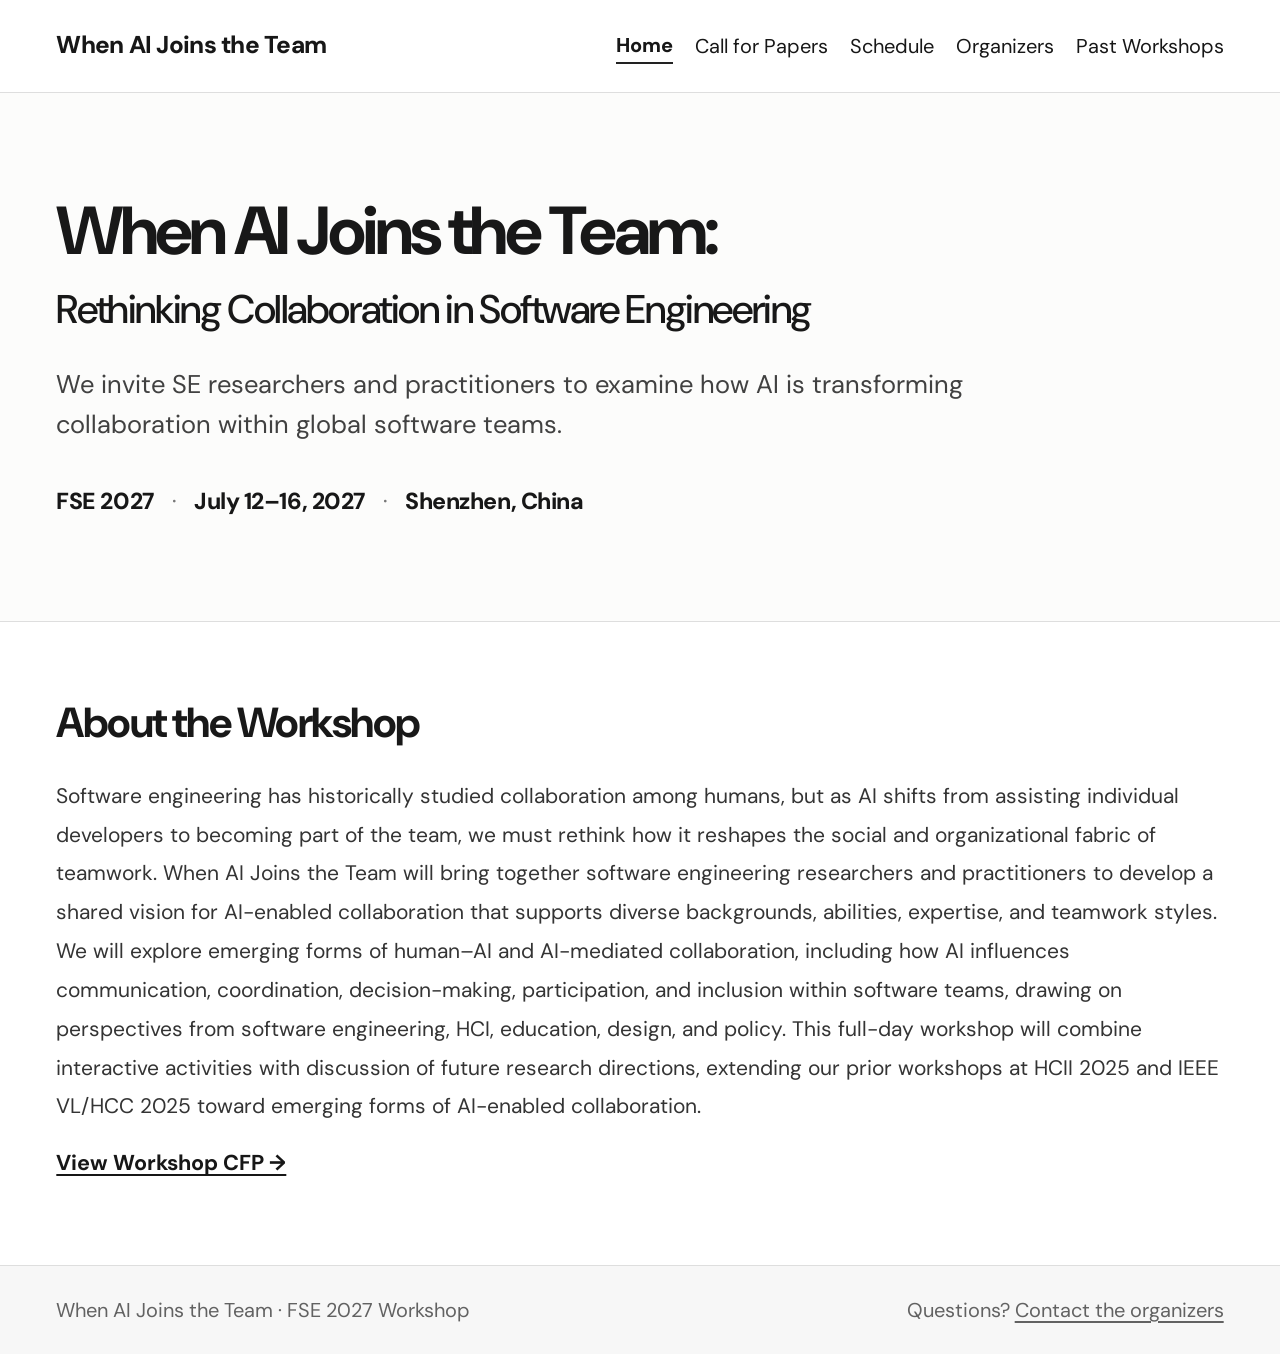
<file: index.html>
<!DOCTYPE html>

<html lang="en"><head><meta charset="utf-8"/><meta content="width=device-width,initial-scale=1" name="viewport"/><meta content="A full-day workshop exploring how AI transforms collaboration in software engineering teams." name="description"/><title>Home | When AI Joins the Team</title><style>@import url('https://fonts.googleapis.com/css2?family=DM+Sans:wght@400;500;600;700;800&display=swap');

:root{--ink:#181818;--body:#343434;--muted:#626262;--line:#dedede;--soft:#fafafa;--white:#fff}

*{box-sizing:border-box}html{scroll-behavior:smooth}body{margin:0;background:var(--white);color:var(--body);font:18px/1.72 'DM Sans',Arial,sans-serif}a{color:#171717;text-underline-offset:4px}a:hover{text-decoration-thickness:2px}.container{max-width:1100px;margin:auto;padding:0 28px}.topbar{background:#fff;border-bottom:1px solid var(--line);position:sticky;top:0;z-index:20}.nav{min-height:82px;display:flex;justify-content:space-between;align-items:center;gap:25px}.brand{font-weight:800;font-size:1.08rem;line-height:1.3;text-decoration:none;letter-spacing:-.03em;max-width:270px}.nav-links{display:flex;gap:13px 20px;flex-wrap:wrap;align-items:center;font-size:.94rem}.nav-links a{text-decoration:none;white-space:nowrap}.nav-links a[aria-current=page]{font-weight:800;border-bottom:2px solid #222}.nav-links a:hover{text-decoration:underline}.hero{padding:98px 0 90px;background:var(--soft);border-bottom:1px solid var(--line)}.kicker{font-size:.82rem;font-weight:800;letter-spacing:.12em;text-transform:uppercase;color:var(--muted);margin:0 0 22px}.hero h1{font-size:clamp(2.8rem,5vw,4.8rem);letter-spacing:-.05em;line-height:1.14;max-width:940px;margin:0 0 26px;color:var(--ink)}.hero h1 span{display:block;font-size:.67em;font-weight:600;margin-top:10px}.lead{font-size:clamp(1.35rem,2.2vw,1.75rem);line-height:1.55;font-weight:500;max-width:830px;margin:0 0 28px}.meta{display:flex;flex-wrap:wrap;gap:10px;margin-top:28px}.chip{font-size:.91rem;background:#fff;border:1px solid var(--line);border-radius:99px;padding:7px 14px}.page-heading{padding:75px 0 48px;background:var(--soft);border-bottom:1px solid var(--line)}.page-heading h1{font-size:clamp(2.7rem,4vw,4rem);line-height:1.16;letter-spacing:-.045em;color:var(--ink);margin:0 0 15px}.page-heading p{max-width:800px;font-size:1.2rem;margin:0}main section{padding:64px 0}h2{font-size:2.15rem;line-height:1.2;letter-spacing:-.035em;color:var(--ink);margin:0 0 24px}h3{font-size:1.35rem;line-height:1.3;color:var(--ink);margin:0 0 12px}p{margin:0 0 19px}.abstract,.intro,.section-intro{max-width:900px;font-size:1.12rem}.grid{display:grid;grid-template-columns:repeat(3,minmax(0,1fr));gap:18px;margin-top:28px}.tile{padding:27px;border:1px solid var(--line);border-radius:8px;background:#fafafa}.tile:nth-child(even){background:#ededed}.tile p{margin-bottom:0}.tile h3{font-size:1.24rem}.organizer{display:grid;grid-template-columns:145px minmax(0,1fr);gap:30px;border-top:1px solid var(--line);padding:35px 0}.organizer-photo{width:145px;height:168px;object-fit:cover;object-position:center top;border-radius:6px;border:1px solid var(--line)}.organizer-copy{min-width:0}.affiliation,.small{color:var(--muted)}.contact-links{font-size:1rem}.schedule{border-collapse:collapse;width:100%;margin-top:26px}.schedule td{padding:16px 14px;border-bottom:1px solid var(--line);vertical-align:top}.schedule td:first-child{font-weight:700;white-space:nowrap;width:220px}.dates{display:grid;gap:10px;margin:28px 0}.dates div{background:#f6f6f6;padding:13px 17px;border-radius:5px}.note{border-left:3px solid #555;background:#fafafa;padding:23px;margin-top:26px}.note .small{font-size:1rem}.submission-link{font-size:1.1rem}.link-card{border:1px solid var(--line);border-radius:8px;padding:28px;background:#fafafa;margin:15px 0}.link-card:nth-child(even){background:#ededed}.link-card h3{margin-bottom:6px}.link-card p{margin:0}.placeholder{color:#6a6a6a;font-style:italic}.home-intro{max-width:890px}.home-intro p{font-size:1.19rem}.feature-list{display:grid;grid-template-columns:repeat(3,1fr);gap:20px;margin:30px 0}.feature{border-top:2px solid #333;padding:19px 0}.feature h3{font-size:1.2rem}.feature p{font-size:1rem}.inline-link{font-weight:700}.bottom-note{padding:35px 0 75px}footer{background:#f7f7f7;border-top:1px solid var(--line);padding:27px 0;font-size:.92rem;color:var(--muted)}footer .container{display:flex;justify-content:space-between;gap:20px;flex-wrap:wrap}footer a{color:var(--muted)}@media(max-width:800px){.nav{align-items:flex-start;padding-top:16px;padding-bottom:16px;flex-direction:column;gap:12px}.nav-links{gap:10px 17px}.hero{padding:65px 0}.page-heading{padding:54px 0 40px}.grid,.feature-list{grid-template-columns:1fr 1fr}.organizer{grid-template-columns:105px minmax(0,1fr);gap:17px}.organizer-photo{width:105px;height:124px}}@media(max-width:560px){body{font-size:17px}.container{padding:0 20px}.grid,.feature-list{grid-template-columns:1fr}.organizer{grid-template-columns:1fr}.organizer-photo{width:135px;height:156px}.schedule td:first-child{width:auto;white-space:normal}.schedule td{padding:13px 8px}main section{padding:48px 0}}

/* Keep navigation readable on narrower desktop screens */

@media(min-width:801px) and (max-width:1200px){.nav{flex-direction:column;align-items:flex-start;padding-top:16px;padding-bottom:16px}.brand{max-width:none}}



/* Wide, fluid and accessible responsive layout */

html {font-size: 20px;}

body {font-size: 1.08rem; line-height: 1.7; overflow-x: hidden;}

.container {width: min(94%, 1720px); max-width: none; padding-inline: clamp(12px, 1.4vw, 30px); margin-inline: auto;}

.nav {min-height: 92px; gap: 22px;}

.brand {font-size: 1.22rem; max-width: 330px; flex-shrink: 0;}

.nav-links {font-size: 1rem; gap: 12px 22px;}

.hero {padding-block: clamp(65px, 7vw, 130px);}

.hero h1 {font-size: clamp(3.1rem, 5.3vw, 6.4rem); max-width: 1500px;}

.lead {font-size: clamp(1.45rem, 2.3vw, 2.35rem); max-width: 1250px;}

.kicker, .chip {font-size: .95rem;}

.page-heading h1 {font-size: clamp(2.9rem, 4.2vw, 5rem);}

.page-heading p {font-size: 1.3rem; max-width: 1250px;}

main section {padding-block: clamp(55px, 5vw, 100px);}

h2 {font-size: clamp(2.1rem, 2.8vw, 3.25rem);}

h3 {font-size: clamp(1.45rem, 1.65vw, 2rem);}

.abstract,.intro,.section-intro,.home-intro {max-width: 1450px;}

.abstract,.intro,.section-intro,.home-intro p {font-size: 1.17rem;}

.grid {grid-template-columns: repeat(3,minmax(0,1fr)); gap: clamp(15px,1.5vw,28px);}

.tile {padding: clamp(24px,2vw,38px);}

.tile h3 {font-size: 1.42rem;}

.feature-list {gap: clamp(18px,2vw,35px);}

.feature h3 {font-size: 1.45rem;}

.feature p,.contact-links,.submission-link {font-size: 1.1rem;}

.organizer {grid-template-columns: 190px minmax(0,1fr); gap: 38px;}

.organizer-photo {width: 190px; height: 220px;}

.schedule td {padding: 21px 18px;}

footer {font-size: 1rem;}


@media (max-width: 1320px) {

  .nav {flex-direction:column; align-items:flex-start; padding-block: 18px; gap:12px;}

  .brand {max-width:none;}

  .nav-links {gap: 10px 22px;}

}

@media (max-width: 950px) {

  html {font-size: 18px;}

  .container {width: 96%; padding-inline: 16px;}

  .grid,.feature-list {grid-template-columns:repeat(2,minmax(0,1fr));}

  .hero h1 {font-size: clamp(2.6rem,6vw,4.5rem);}

  .organizer {grid-template-columns: 145px minmax(0,1fr);}

  .organizer-photo {width:145px;height:170px;}

}

@media (max-width: 600px) {

  html {font-size: 17px;}

  .container {width:100%; padding-inline:20px;}

  .topbar {position:static;}

  .nav-links {font-size: .99rem; gap:10px 16px;}

  .hero {padding-block: 55px;}

  .hero h1 {font-size: clamp(2.45rem,10vw,3.4rem); overflow-wrap:break-word;}

  .lead {font-size:1.3rem;}

  .grid,.feature-list {grid-template-columns:1fr;}

  .organizer {grid-template-columns:1fr;gap:15px;}

  .organizer-photo {width:145px;height:170px;}

  .schedule td {padding:14px 9px;}

  .schedule td:first-child {width: 35%;white-space:normal;}

}

/* Clear English and accessible reading widths */

 p,li {line-height:1.75;} .home-intro p {max-width: 78ch;} .deadline-banner {margin-top:22px;display:inline-block;background:#fff;border:2px solid #292929;border-radius:7px;padding:14px 22px;font-size:clamp(1.05rem,1.6vw,1.4rem);color:#171717;} .deadline-banner strong{font-weight:800;} @media(max-width:600px){.deadline-banner{display:block;padding:13px 16px;}}



/* Refined submission date: elegant informational strip */

.deadline-banner{display:flex;align-items:center;gap:clamp(14px,2vw,28px);width:fit-content;max-width:100%;margin-top:32px;padding:18px 26px;background:#f0f0f0;border:1px solid #d8d8d8;border-left:5px solid #272727;border-radius:4px;color:#1b1b1b;box-shadow:none;}

.deadline-banner .deadline-label{font-size:.85rem;font-weight:700;letter-spacing:.075em;text-transform:uppercase;color:#505050;}

.deadline-banner .deadline-date{font-size:clamp(1.25rem,2vw,1.8rem);font-weight:800;line-height:1.25;letter-spacing:-.02em;}

.home-abstract{background:#fff;} .home-abstract .abstract{max-width:1400px;font-size:clamp(1.1rem,1.35vw,1.32rem);line-height:1.85;}

.home-abstract .abstract p{max-width:95ch;}

@media(max-width:600px){.deadline-banner{display:flex;flex-direction:column;align-items:flex-start;gap:5px;width:100%;padding:16px 18px;}}


/* Homepage editorial refresh: spacious hierarchy, no chips or deadline card */
.hero { background:#fcfcfb; padding-block:clamp(72px,8vw,150px); }
.hero .container { max-width: 1560px; }
.hero h1 { max-width:1300px; margin-bottom:32px; line-height:1.07; letter-spacing:-.055em; }
.hero h1 span { font-weight:500; font-size:.59em; line-height:1.18; letter-spacing:-.035em; margin-top:18px; max-width:1180px; }
.hero .lead { max-width:1000px; font-size:clamp(1.28rem,2vw,1.95rem); line-height:1.55; font-weight:400; color:#414141; margin-bottom:40px; }
.event-details { display:flex; flex-wrap:wrap; align-items:center; gap:8px 0; font-size:clamp(1rem,1.3vw,1.22rem); font-weight:600; color:#555; }
.event-details span+span::before { content:'·'; color:#9b9b9b; margin:0 18px; font-weight:400; }
.deadline-line { display:flex; align-items:baseline; flex-wrap:wrap; gap:10px 22px; margin-top:46px; padding-top:23px; border-top:1px solid #d8d8d8; width:min(100%,1120px); background:none; }
.deadline-line .deadline-label { color:#666; font-size:clamp(.94rem,1.1vw,1.08rem); font-weight:600; text-transform:none; letter-spacing:0; }
.deadline-line .deadline-date { color:#171717; font-size:clamp(1.16rem,1.6vw,1.55rem); font-weight:800; letter-spacing:-.02em; }
.deadline-action { margin-left:auto; font-size:1rem; font-weight:700; text-decoration:none; border-bottom:1px solid #222; }
.deadline-action:hover { border-bottom-width:2px; }
.home-abstract { padding-top:clamp(60px,6vw,110px); }
.home-abstract h2 { margin-bottom:28px; }
.home-abstract .abstract { max-width:95ch; font-size:clamp(1.05rem,1.32vw,1.27rem); line-height:1.85; }
@media(max-width:650px){.hero h1{font-size:clamp(2.6rem,10vw,4.1rem)}.hero h1 span{font-size:.63em}.event-details{gap:4px 0}.event-details span+span::before{margin:0 9px}.deadline-line{gap:5px 14px}.deadline-action{margin-left:0;flex-basis:100%;margin-top:7px}}
/* Prominent event details replace the removed submission deadline. */
.event-details {font-size:clamp(1.16rem,1.6vw,1.55rem);font-weight:800;color:#171717;letter-spacing:-.02em;line-height:1.45;margin-top:34px;}
.event-details span+span::before {color:#777;font-weight:400;}
@media(max-width:650px){.event-details{font-size:clamp(1.12rem,4.2vw,1.4rem);gap:4px 0;}}
</style></head><body><header class="topbar"><nav aria-label="Main navigation" class="container nav"><a class="brand" href="index.html">When AI Joins the Team</a><div class="nav-links"><a aria-current="page" href="index.html">Home</a><a href="call-for-papers.html">Call for Papers</a><a href="schedule.html">Schedule</a><a href="organizers.html">Organizers</a><a href="past-workshops.html">Past Workshops</a></div></nav></header><main><div class="hero"><div class="container"><h1>When AI Joins the Team:<span>Rethinking Collaboration in Software Engineering</span></h1><p class="lead">We invite SE researchers and practitioners to examine how AI is transforming collaboration within global software teams.</p><div class="event-details" aria-label="Workshop details"><span>FSE 2027</span><span>July 12–16, 2027</span><span>Shenzhen, China</span></div></div></div><section class="home-abstract"><div class="container"><h2>About the Workshop</h2><p class="abstract">Software engineering has historically studied collaboration among humans, but as AI shifts from assisting individual developers to becoming part of the team, we must rethink how it reshapes the social and organizational fabric of teamwork. When AI Joins the Team will bring together software engineering researchers and practitioners to develop a shared vision for AI-enabled collaboration that supports diverse backgrounds, abilities, expertise, and teamwork styles. We will explore emerging forms of human–AI and AI-mediated collaboration, including how AI influences communication, coordination, decision-making, participation, and inclusion within software teams, drawing on perspectives from software engineering, HCI, education, design, and policy. This full-day workshop will combine interactive activities with discussion of future research directions, extending our prior workshops at HCII 2025 and IEEE VL/HCC 2025 toward emerging forms of AI-enabled collaboration.</p><p><a class="inline-link" href="call-for-papers.html">View Workshop CFP →</a></p></div></section></main><footer><div class="container"><span>When AI Joins the Team · FSE 2027 Workshop</span><span>Questions? <a href="mailto:samason@nsu.edu">Contact the organizers</a></span></div></footer></body></html>
</file>
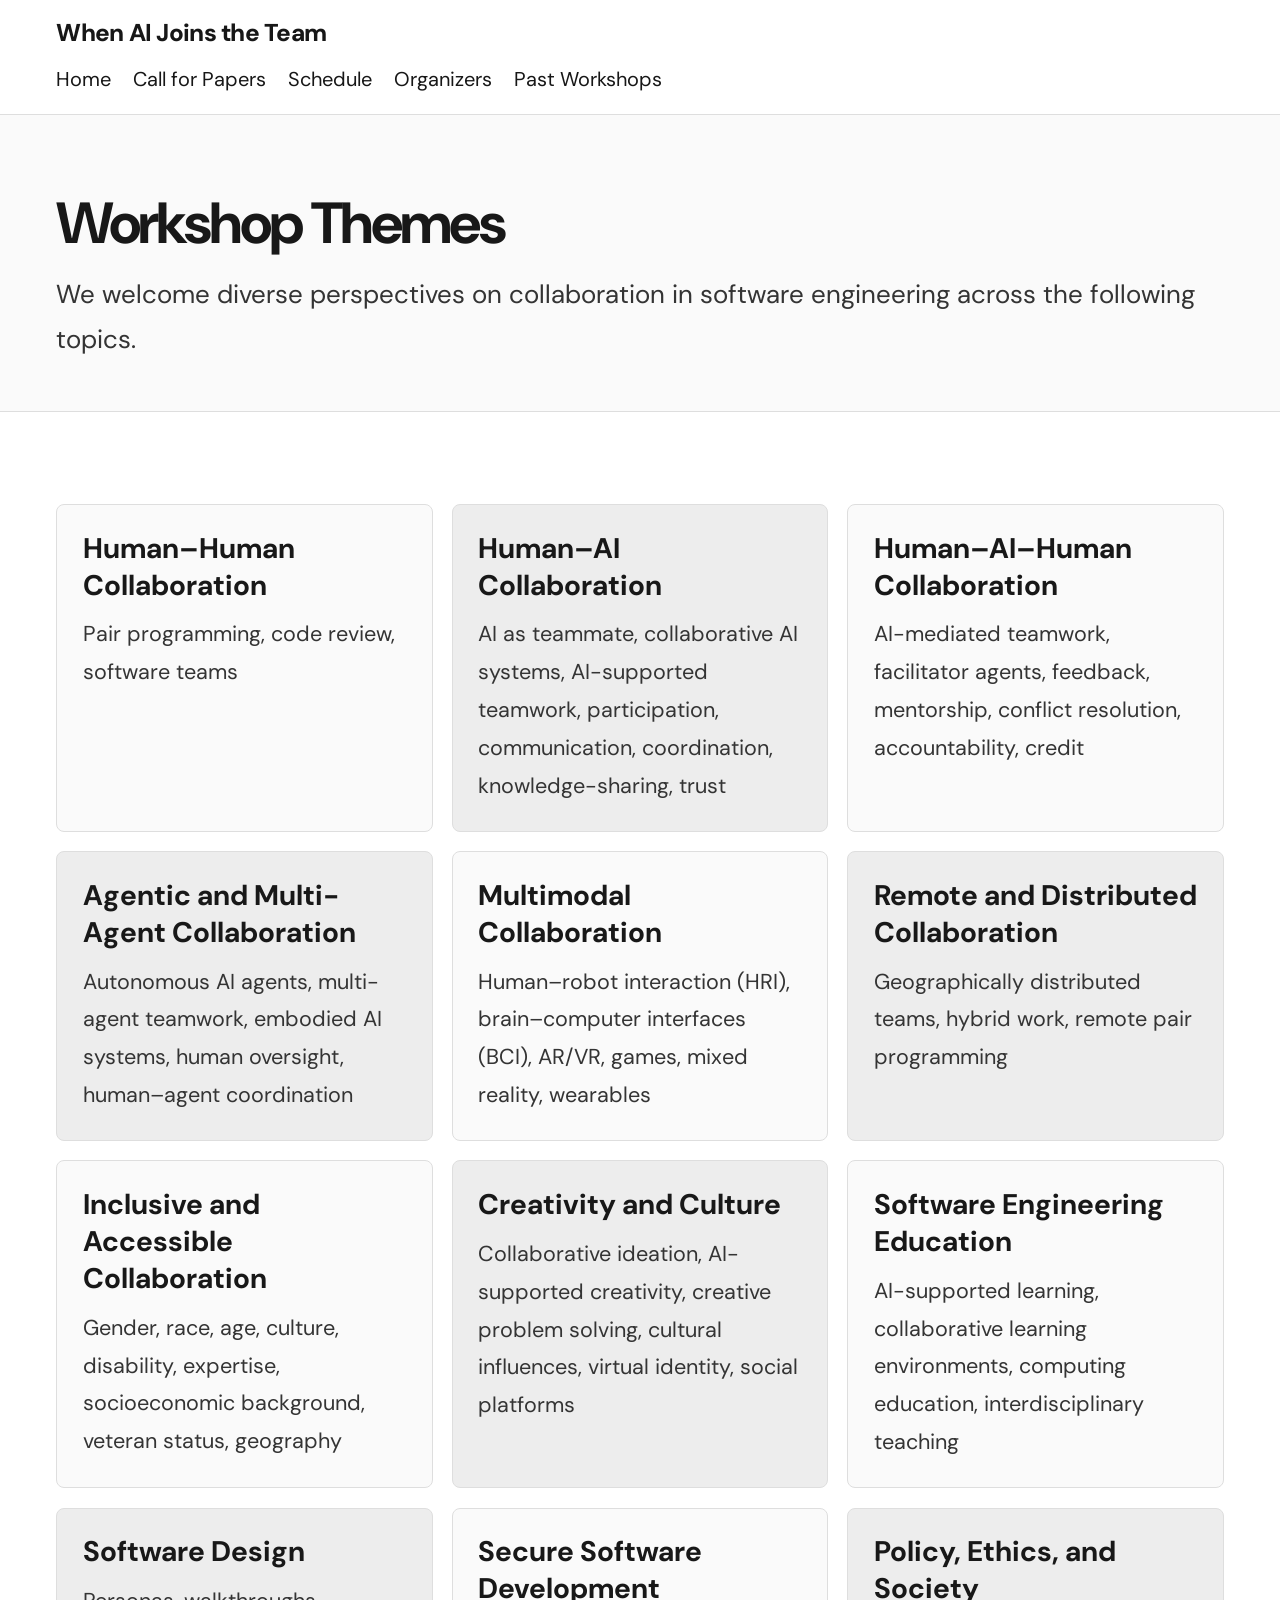
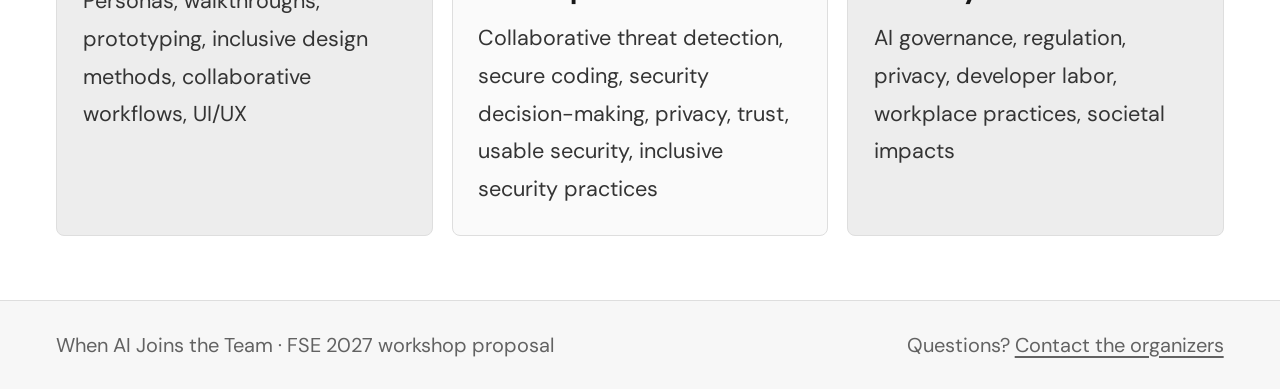
<file: about.html>
<!DOCTYPE html>
<html lang="en"><head><meta charset="utf-8"/><meta content="width=device-width,initial-scale=1" name="viewport"/><meta content="When AI Joins the Team: Rethinking Collaboration in Software Engineering, proposed FSE 2027 workshop." name="description"/><title>About | When AI Joins the Team</title><style>@import url('https://fonts.googleapis.com/css2?family=DM+Sans:wght@400;500;600;700;800&display=swap');
:root{--ink:#181818;--body:#343434;--muted:#626262;--line:#dedede;--soft:#fafafa;--white:#fff}
*{box-sizing:border-box}html{scroll-behavior:smooth}body{margin:0;background:var(--white);color:var(--body);font:18px/1.72 'DM Sans',Arial,sans-serif}a{color:#171717;text-underline-offset:4px}a:hover{text-decoration-thickness:2px}.container{max-width:1100px;margin:auto;padding:0 28px}.topbar{background:#fff;border-bottom:1px solid var(--line);position:sticky;top:0;z-index:20}.nav{min-height:82px;display:flex;justify-content:space-between;align-items:center;gap:25px}.brand{font-weight:800;font-size:1.08rem;line-height:1.3;text-decoration:none;letter-spacing:-.03em;max-width:270px}.nav-links{display:flex;gap:13px 20px;flex-wrap:wrap;align-items:center;font-size:.94rem}.nav-links a{text-decoration:none;white-space:nowrap}.nav-links a[aria-current=page]{font-weight:800;border-bottom:2px solid #222}.nav-links a:hover{text-decoration:underline}.hero{padding:98px 0 90px;background:var(--soft);border-bottom:1px solid var(--line)}.kicker{font-size:.82rem;font-weight:800;letter-spacing:.12em;text-transform:uppercase;color:var(--muted);margin:0 0 22px}.hero h1{font-size:clamp(2.8rem,5vw,4.8rem);letter-spacing:-.05em;line-height:1.14;max-width:940px;margin:0 0 26px;color:var(--ink)}.hero h1 span{display:block;font-size:.67em;font-weight:600;margin-top:10px}.lead{font-size:clamp(1.35rem,2.2vw,1.75rem);line-height:1.55;font-weight:500;max-width:830px;margin:0 0 28px}.meta{display:flex;flex-wrap:wrap;gap:10px;margin-top:28px}.chip{font-size:.91rem;background:#fff;border:1px solid var(--line);border-radius:99px;padding:7px 14px}.page-heading{padding:75px 0 48px;background:var(--soft);border-bottom:1px solid var(--line)}.page-heading h1{font-size:clamp(2.7rem,4vw,4rem);line-height:1.16;letter-spacing:-.045em;color:var(--ink);margin:0 0 15px}.page-heading p{max-width:800px;font-size:1.2rem;margin:0}main section{padding:64px 0}h2{font-size:2.15rem;line-height:1.2;letter-spacing:-.035em;color:var(--ink);margin:0 0 24px}h3{font-size:1.35rem;line-height:1.3;color:var(--ink);margin:0 0 12px}p{margin:0 0 19px}.abstract,.intro,.section-intro{max-width:900px;font-size:1.12rem}.grid{display:grid;grid-template-columns:repeat(3,minmax(0,1fr));gap:18px;margin-top:28px}.tile{padding:27px;border:1px solid var(--line);border-radius:8px;background:#fafafa}.tile:nth-child(even){background:#ededed}.tile p{margin-bottom:0}.tile h3{font-size:1.24rem}.organizer{display:grid;grid-template-columns:145px minmax(0,1fr);gap:30px;border-top:1px solid var(--line);padding:35px 0}.organizer-photo{width:145px;height:168px;object-fit:cover;object-position:center top;border-radius:6px;border:1px solid var(--line)}.organizer-copy{min-width:0}.affiliation,.small{color:var(--muted)}.contact-links{font-size:1rem}.schedule{border-collapse:collapse;width:100%;margin-top:26px}.schedule td{padding:16px 14px;border-bottom:1px solid var(--line);vertical-align:top}.schedule td:first-child{font-weight:700;white-space:nowrap;width:220px}.dates{display:grid;gap:10px;margin:28px 0}.dates div{background:#f6f6f6;padding:13px 17px;border-radius:5px}.note{border-left:3px solid #555;background:#fafafa;padding:23px;margin-top:26px}.note .small{font-size:1rem}.submission-link{font-size:1.1rem}.link-card{border:1px solid var(--line);border-radius:8px;padding:28px;background:#fafafa;margin:15px 0}.link-card:nth-child(even){background:#ededed}.link-card h3{margin-bottom:6px}.link-card p{margin:0}.placeholder{color:#6a6a6a;font-style:italic}.home-intro{max-width:890px}.home-intro p{font-size:1.19rem}.feature-list{display:grid;grid-template-columns:repeat(3,1fr);gap:20px;margin:30px 0}.feature{border-top:2px solid #333;padding:19px 0}.feature h3{font-size:1.2rem}.feature p{font-size:1rem}.inline-link{font-weight:700}.bottom-note{padding:35px 0 75px}footer{background:#f7f7f7;border-top:1px solid var(--line);padding:27px 0;font-size:.92rem;color:var(--muted)}footer .container{display:flex;justify-content:space-between;gap:20px;flex-wrap:wrap}footer a{color:var(--muted)}@media(max-width:800px){.nav{align-items:flex-start;padding-top:16px;padding-bottom:16px;flex-direction:column;gap:12px}.nav-links{gap:10px 17px}.hero{padding:65px 0}.page-heading{padding:54px 0 40px}.grid,.feature-list{grid-template-columns:1fr 1fr}.organizer{grid-template-columns:105px minmax(0,1fr);gap:17px}.organizer-photo{width:105px;height:124px}}@media(max-width:560px){body{font-size:17px}.container{padding:0 20px}.grid,.feature-list{grid-template-columns:1fr}.organizer{grid-template-columns:1fr}.organizer-photo{width:135px;height:156px}.schedule td:first-child{width:auto;white-space:normal}.schedule td{padding:13px 8px}main section{padding:48px 0}}
/* Keep navigation readable on narrower desktop screens */
@media(min-width:801px) and (max-width:1200px){.nav{flex-direction:column;align-items:flex-start;padding-top:16px;padding-bottom:16px}.brand{max-width:none}}

/* Wide, fluid and accessible responsive layout */
html {font-size: 20px;}
body {font-size: 1.08rem; line-height: 1.7; overflow-x: hidden;}
.container {width: min(94%, 1720px); max-width: none; padding-inline: clamp(12px, 1.4vw, 30px); margin-inline: auto;}
.nav {min-height: 92px; gap: 22px;}
.brand {font-size: 1.22rem; max-width: 330px; flex-shrink: 0;}
.nav-links {font-size: 1rem; gap: 12px 22px;}
.hero {padding-block: clamp(65px, 7vw, 130px);}
.hero h1 {font-size: clamp(3.1rem, 5.3vw, 6.4rem); max-width: 1500px;}
.lead {font-size: clamp(1.45rem, 2.3vw, 2.35rem); max-width: 1250px;}
.kicker, .chip {font-size: .95rem;}
.page-heading h1 {font-size: clamp(2.9rem, 4.2vw, 5rem);}
.page-heading p {font-size: 1.3rem; max-width: 1250px;}
main section {padding-block: clamp(55px, 5vw, 100px);}
h2 {font-size: clamp(2.1rem, 2.8vw, 3.25rem);}
h3 {font-size: clamp(1.45rem, 1.65vw, 2rem);}
.abstract,.intro,.section-intro,.home-intro {max-width: 1450px;}
.abstract,.intro,.section-intro,.home-intro p {font-size: 1.17rem;}
.grid {grid-template-columns: repeat(3,minmax(0,1fr)); gap: clamp(15px,1.5vw,28px);}
.tile {padding: clamp(24px,2vw,38px);}
.tile h3 {font-size: 1.42rem;}
.feature-list {gap: clamp(18px,2vw,35px);}
.feature h3 {font-size: 1.45rem;}
.feature p,.contact-links,.submission-link {font-size: 1.1rem;}
.organizer {grid-template-columns: 190px minmax(0,1fr); gap: 38px;}
.organizer-photo {width: 190px; height: 220px;}
.schedule td {padding: 21px 18px;}
footer {font-size: 1rem;}
@media (max-width: 1320px) {
  .nav {flex-direction:column; align-items:flex-start; padding-block: 18px; gap:12px;}
  .brand {max-width:none;}
  .nav-links {gap: 10px 22px;}
}
@media (max-width: 950px) {
  html {font-size: 18px;}
  .container {width: 96%; padding-inline: 16px;}
  .grid,.feature-list {grid-template-columns:repeat(2,minmax(0,1fr));}
  .hero h1 {font-size: clamp(2.6rem,6vw,4.5rem);}
  .organizer {grid-template-columns: 145px minmax(0,1fr);}
  .organizer-photo {width:145px;height:170px;}
}
@media (max-width: 600px) {
  html {font-size: 17px;}
  .container {width:100%; padding-inline:20px;}
  .topbar {position:static;}
  .nav-links {font-size: .99rem; gap:10px 16px;}
  .hero {padding-block: 55px;}
  .hero h1 {font-size: clamp(2.45rem,10vw,3.4rem); overflow-wrap:break-word;}
  .lead {font-size:1.3rem;}
  .grid,.feature-list {grid-template-columns:1fr;}
  .organizer {grid-template-columns:1fr;gap:15px;}
  .organizer-photo {width:145px;height:170px;}
  .schedule td {padding:14px 9px;}
  .schedule td:first-child {width: 35%;white-space:normal;}
}
/* Clear English and accessible reading widths */
 p,li {line-height:1.75;} .home-intro p {max-width: 78ch;} .deadline-banner {margin-top:22px;display:inline-block;background:#fff;border:2px solid #292929;border-radius:7px;padding:14px 22px;font-size:clamp(1.05rem,1.6vw,1.4rem);color:#171717;} .deadline-banner strong{font-weight:800;} @media(max-width:600px){.deadline-banner{display:block;padding:13px 16px;}}

/* Refined submission date: elegant informational strip */
.deadline-banner{display:flex;align-items:center;gap:clamp(14px,2vw,28px);width:fit-content;max-width:100%;margin-top:32px;padding:18px 26px;background:#f0f0f0;border:1px solid #d8d8d8;border-left:5px solid #272727;border-radius:4px;color:#1b1b1b;box-shadow:none;}
.deadline-banner .deadline-label{font-size:.85rem;font-weight:700;letter-spacing:.075em;text-transform:uppercase;color:#505050;}
.deadline-banner .deadline-date{font-size:clamp(1.25rem,2vw,1.8rem);font-weight:800;line-height:1.25;letter-spacing:-.02em;}
.home-abstract{background:#fff;} .home-abstract .abstract{max-width:1400px;font-size:clamp(1.1rem,1.35vw,1.32rem);line-height:1.85;}
.home-abstract .abstract p{max-width:95ch;}
@media(max-width:600px){.deadline-banner{display:flex;flex-direction:column;align-items:flex-start;gap:5px;width:100%;padding:16px 18px;}}
</style></head><body><header class="topbar"><nav aria-label="Main navigation" class="container nav"><a class="brand" href="index.html">When AI Joins the Team</a><div class="nav-links"><a href="index.html">Home</a><a href="call-for-papers.html">Call for Papers</a><a href="schedule.html">Schedule</a><a href="organizers.html">Organizers</a><a href="past-workshops.html">Past Workshops</a></div></nav></header><main><div class="page-heading"><div class="container"><h1>Workshop Themes</h1><p>We welcome diverse perspectives on collaboration in software engineering across the following topics.</p></div></div><section><div class="container">
<div class="grid">
 <article class="tile"><h3>Human–Human Collaboration</h3><p>Pair programming, code review, software teams</p></article>
<article class="tile"><h3>Human–AI Collaboration</h3><p>AI as teammate, collaborative AI systems, AI-supported teamwork, participation, communication, coordination, knowledge-sharing, trust</p></article>
<article class="tile"><h3>Human–AI–Human Collaboration</h3><p>AI-mediated teamwork, facilitator agents, feedback, mentorship, conflict resolution, accountability, credit</p></article>
<article class="tile"><h3>Agentic and Multi-Agent Collaboration</h3><p>Autonomous AI agents, multi-agent teamwork, embodied AI systems, human oversight, human–agent coordination</p></article>
<article class="tile"><h3>Multimodal Collaboration</h3><p>Human–robot interaction (HRI), brain–computer interfaces (BCI), AR/VR, games, mixed reality, wearables</p></article>
<article class="tile"><h3>Remote and Distributed Collaboration</h3><p>Geographically distributed teams, hybrid work, remote pair programming</p></article>
<article class="tile"><h3>Inclusive and Accessible Collaboration</h3><p>Gender, race, age, culture, disability, expertise, socioeconomic background, veteran status, geography</p></article>
<article class="tile"><h3>Creativity and Culture</h3><p>Collaborative ideation, AI-supported creativity, creative problem solving, cultural influences, virtual identity, social platforms</p></article>
<article class="tile"><h3>Software Engineering Education</h3><p>AI-supported learning, collaborative learning environments, computing education, interdisciplinary teaching</p></article>
<article class="tile"><h3>Software Design</h3><p>Personas, walkthroughs, prototyping, inclusive design methods, collaborative workflows, UI/UX</p></article>
<article class="tile"><h3>Secure Software Development</h3><p>Collaborative threat detection, secure coding, security decision-making, privacy, trust, usable security, inclusive security practices</p></article>
<article class="tile"><h3>Policy, Ethics, and Society</h3><p>AI governance, regulation, privacy, developer labor, workplace practices, societal impacts</p></article>
</div>
</div></section></main><footer><div class="container"><span>When AI Joins the Team · FSE 2027 workshop proposal</span><span>Questions? <a href="mailto:samason@nsu.edu">Contact the organizers</a></span></div></footer></body></html>
</file>
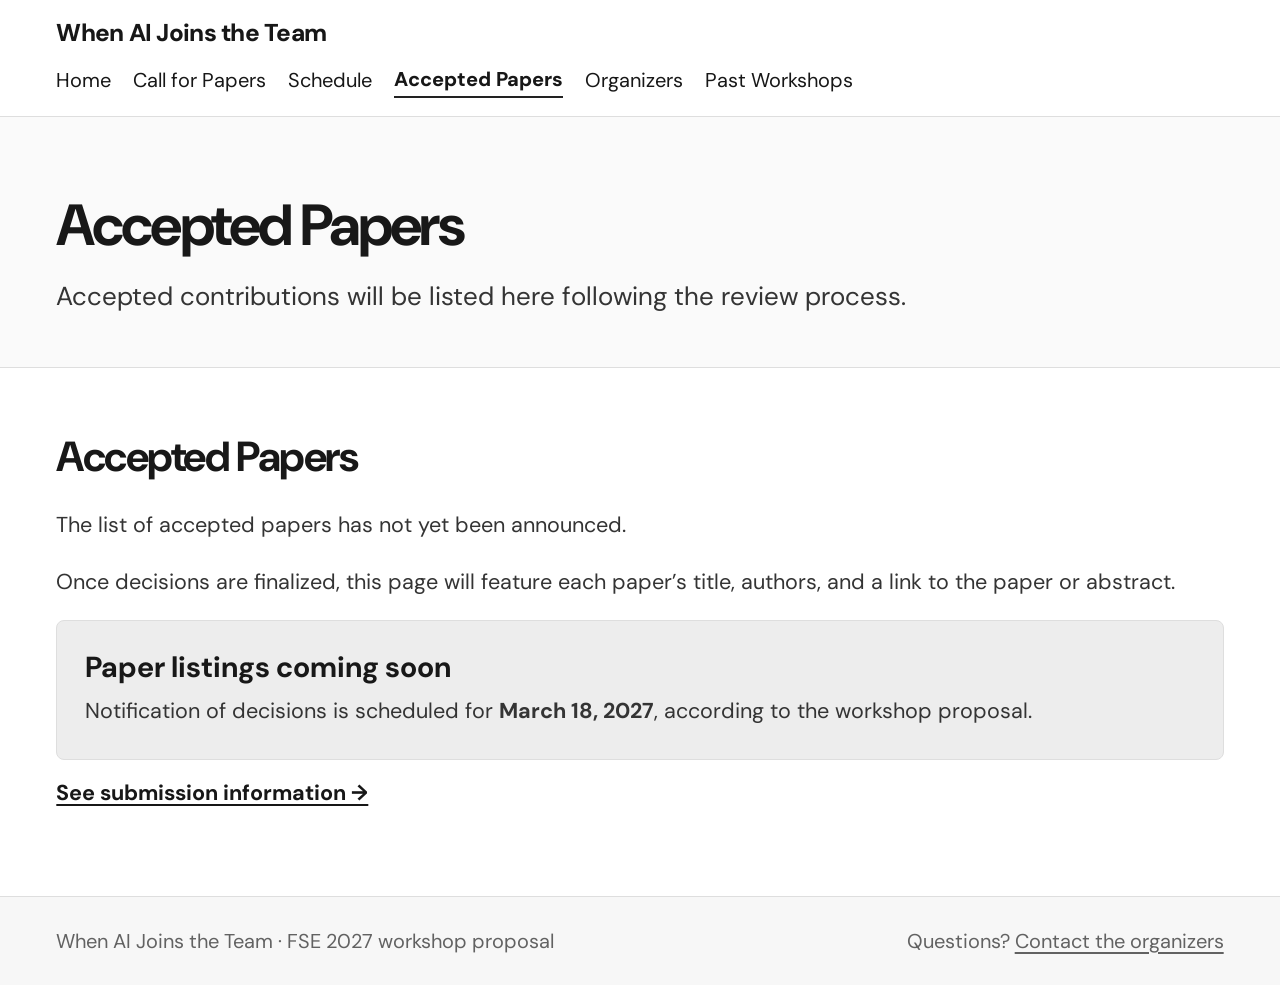
<file: accepted-papers.html>
<!DOCTYPE html>
<html lang="en"><head><meta charset="utf-8"/><meta content="width=device-width,initial-scale=1" name="viewport"/><meta content="When AI Joins the Team: Rethinking Collaboration in Software Engineering, proposed FSE 2027 workshop." name="description"/><title>Accepted Papers | When AI Joins the Team</title><style>@import url('https://fonts.googleapis.com/css2?family=DM+Sans:wght@400;500;600;700;800&display=swap');
:root{--ink:#181818;--body:#343434;--muted:#626262;--line:#dedede;--soft:#fafafa;--white:#fff}
*{box-sizing:border-box}html{scroll-behavior:smooth}body{margin:0;background:var(--white);color:var(--body);font:18px/1.72 'DM Sans',Arial,sans-serif}a{color:#171717;text-underline-offset:4px}a:hover{text-decoration-thickness:2px}.container{max-width:1100px;margin:auto;padding:0 28px}.topbar{background:#fff;border-bottom:1px solid var(--line);position:sticky;top:0;z-index:20}.nav{min-height:82px;display:flex;justify-content:space-between;align-items:center;gap:25px}.brand{font-weight:800;font-size:1.08rem;line-height:1.3;text-decoration:none;letter-spacing:-.03em;max-width:270px}.nav-links{display:flex;gap:13px 20px;flex-wrap:wrap;align-items:center;font-size:.94rem}.nav-links a{text-decoration:none;white-space:nowrap}.nav-links a[aria-current=page]{font-weight:800;border-bottom:2px solid #222}.nav-links a:hover{text-decoration:underline}.hero{padding:98px 0 90px;background:var(--soft);border-bottom:1px solid var(--line)}.kicker{font-size:.82rem;font-weight:800;letter-spacing:.12em;text-transform:uppercase;color:var(--muted);margin:0 0 22px}.hero h1{font-size:clamp(2.8rem,5vw,4.8rem);letter-spacing:-.05em;line-height:1.14;max-width:940px;margin:0 0 26px;color:var(--ink)}.hero h1 span{display:block;font-size:.67em;font-weight:600;margin-top:10px}.lead{font-size:clamp(1.35rem,2.2vw,1.75rem);line-height:1.55;font-weight:500;max-width:830px;margin:0 0 28px}.meta{display:flex;flex-wrap:wrap;gap:10px;margin-top:28px}.chip{font-size:.91rem;background:#fff;border:1px solid var(--line);border-radius:99px;padding:7px 14px}.page-heading{padding:75px 0 48px;background:var(--soft);border-bottom:1px solid var(--line)}.page-heading h1{font-size:clamp(2.7rem,4vw,4rem);line-height:1.16;letter-spacing:-.045em;color:var(--ink);margin:0 0 15px}.page-heading p{max-width:800px;font-size:1.2rem;margin:0}main section{padding:64px 0}h2{font-size:2.15rem;line-height:1.2;letter-spacing:-.035em;color:var(--ink);margin:0 0 24px}h3{font-size:1.35rem;line-height:1.3;color:var(--ink);margin:0 0 12px}p{margin:0 0 19px}.abstract,.intro,.section-intro{max-width:900px;font-size:1.12rem}.grid{display:grid;grid-template-columns:repeat(3,minmax(0,1fr));gap:18px;margin-top:28px}.tile{padding:27px;border:1px solid var(--line);border-radius:8px;background:#fafafa}.tile:nth-child(even){background:#ededed}.tile p{margin-bottom:0}.tile h3{font-size:1.24rem}.organizer{display:grid;grid-template-columns:145px minmax(0,1fr);gap:30px;border-top:1px solid var(--line);padding:35px 0}.organizer-photo{width:145px;height:168px;object-fit:cover;object-position:center top;border-radius:6px;border:1px solid var(--line)}.organizer-copy{min-width:0}.affiliation,.small{color:var(--muted)}.contact-links{font-size:1rem}.schedule{border-collapse:collapse;width:100%;margin-top:26px}.schedule td{padding:16px 14px;border-bottom:1px solid var(--line);vertical-align:top}.schedule td:first-child{font-weight:700;white-space:nowrap;width:220px}.dates{display:grid;gap:10px;margin:28px 0}.dates div{background:#f6f6f6;padding:13px 17px;border-radius:5px}.note{border-left:3px solid #555;background:#fafafa;padding:23px;margin-top:26px}.note .small{font-size:1rem}.submission-link{font-size:1.1rem}.link-card{border:1px solid var(--line);border-radius:8px;padding:28px;background:#fafafa;margin:15px 0}.link-card:nth-child(even){background:#ededed}.link-card h3{margin-bottom:6px}.link-card p{margin:0}.placeholder{color:#6a6a6a;font-style:italic}.home-intro{max-width:890px}.home-intro p{font-size:1.19rem}.feature-list{display:grid;grid-template-columns:repeat(3,1fr);gap:20px;margin:30px 0}.feature{border-top:2px solid #333;padding:19px 0}.feature h3{font-size:1.2rem}.feature p{font-size:1rem}.inline-link{font-weight:700}.bottom-note{padding:35px 0 75px}footer{background:#f7f7f7;border-top:1px solid var(--line);padding:27px 0;font-size:.92rem;color:var(--muted)}footer .container{display:flex;justify-content:space-between;gap:20px;flex-wrap:wrap}footer a{color:var(--muted)}@media(max-width:800px){.nav{align-items:flex-start;padding-top:16px;padding-bottom:16px;flex-direction:column;gap:12px}.nav-links{gap:10px 17px}.hero{padding:65px 0}.page-heading{padding:54px 0 40px}.grid,.feature-list{grid-template-columns:1fr 1fr}.organizer{grid-template-columns:105px minmax(0,1fr);gap:17px}.organizer-photo{width:105px;height:124px}}@media(max-width:560px){body{font-size:17px}.container{padding:0 20px}.grid,.feature-list{grid-template-columns:1fr}.organizer{grid-template-columns:1fr}.organizer-photo{width:135px;height:156px}.schedule td:first-child{width:auto;white-space:normal}.schedule td{padding:13px 8px}main section{padding:48px 0}}
/* Keep navigation readable on narrower desktop screens */
@media(min-width:801px) and (max-width:1200px){.nav{flex-direction:column;align-items:flex-start;padding-top:16px;padding-bottom:16px}.brand{max-width:none}}

/* Wide, fluid and accessible responsive layout */
html {font-size: 20px;}
body {font-size: 1.08rem; line-height: 1.7; overflow-x: hidden;}
.container {width: min(94%, 1720px); max-width: none; padding-inline: clamp(12px, 1.4vw, 30px); margin-inline: auto;}
.nav {min-height: 92px; gap: 22px;}
.brand {font-size: 1.22rem; max-width: 330px; flex-shrink: 0;}
.nav-links {font-size: 1rem; gap: 12px 22px;}
.hero {padding-block: clamp(65px, 7vw, 130px);}
.hero h1 {font-size: clamp(3.1rem, 5.3vw, 6.4rem); max-width: 1500px;}
.lead {font-size: clamp(1.45rem, 2.3vw, 2.35rem); max-width: 1250px;}
.kicker, .chip {font-size: .95rem;}
.page-heading h1 {font-size: clamp(2.9rem, 4.2vw, 5rem);}
.page-heading p {font-size: 1.3rem; max-width: 1250px;}
main section {padding-block: clamp(55px, 5vw, 100px);}
h2 {font-size: clamp(2.1rem, 2.8vw, 3.25rem);}
h3 {font-size: clamp(1.45rem, 1.65vw, 2rem);}
.abstract,.intro,.section-intro,.home-intro {max-width: 1450px;}
.abstract,.intro,.section-intro,.home-intro p {font-size: 1.17rem;}
.grid {grid-template-columns: repeat(3,minmax(0,1fr)); gap: clamp(15px,1.5vw,28px);}
.tile {padding: clamp(24px,2vw,38px);}
.tile h3 {font-size: 1.42rem;}
.feature-list {gap: clamp(18px,2vw,35px);}
.feature h3 {font-size: 1.45rem;}
.feature p,.contact-links,.submission-link {font-size: 1.1rem;}
.organizer {grid-template-columns: 190px minmax(0,1fr); gap: 38px;}
.organizer-photo {width: 190px; height: 220px;}
.schedule td {padding: 21px 18px;}
footer {font-size: 1rem;}
@media (max-width: 1320px) {
  .nav {flex-direction:column; align-items:flex-start; padding-block: 18px; gap:12px;}
  .brand {max-width:none;}
  .nav-links {gap: 10px 22px;}
}
@media (max-width: 950px) {
  html {font-size: 18px;}
  .container {width: 96%; padding-inline: 16px;}
  .grid,.feature-list {grid-template-columns:repeat(2,minmax(0,1fr));}
  .hero h1 {font-size: clamp(2.6rem,6vw,4.5rem);}
  .organizer {grid-template-columns: 145px minmax(0,1fr);}
  .organizer-photo {width:145px;height:170px;}
}
@media (max-width: 600px) {
  html {font-size: 17px;}
  .container {width:100%; padding-inline:20px;}
  .topbar {position:static;}
  .nav-links {font-size: .99rem; gap:10px 16px;}
  .hero {padding-block: 55px;}
  .hero h1 {font-size: clamp(2.45rem,10vw,3.4rem); overflow-wrap:break-word;}
  .lead {font-size:1.3rem;}
  .grid,.feature-list {grid-template-columns:1fr;}
  .organizer {grid-template-columns:1fr;gap:15px;}
  .organizer-photo {width:145px;height:170px;}
  .schedule td {padding:14px 9px;}
  .schedule td:first-child {width: 35%;white-space:normal;}
}
/* Clear English and accessible reading widths */
 p,li {line-height:1.75;} .home-intro p {max-width: 78ch;} .deadline-banner {margin-top:22px;display:inline-block;background:#fff;border:2px solid #292929;border-radius:7px;padding:14px 22px;font-size:clamp(1.05rem,1.6vw,1.4rem);color:#171717;} .deadline-banner strong{font-weight:800;} @media(max-width:600px){.deadline-banner{display:block;padding:13px 16px;}}

/* Refined submission date: elegant informational strip */
.deadline-banner{display:flex;align-items:center;gap:clamp(14px,2vw,28px);width:fit-content;max-width:100%;margin-top:32px;padding:18px 26px;background:#f0f0f0;border:1px solid #d8d8d8;border-left:5px solid #272727;border-radius:4px;color:#1b1b1b;box-shadow:none;}
.deadline-banner .deadline-label{font-size:.85rem;font-weight:700;letter-spacing:.075em;text-transform:uppercase;color:#505050;}
.deadline-banner .deadline-date{font-size:clamp(1.25rem,2vw,1.8rem);font-weight:800;line-height:1.25;letter-spacing:-.02em;}
.home-abstract{background:#fff;} .home-abstract .abstract{max-width:1400px;font-size:clamp(1.1rem,1.35vw,1.32rem);line-height:1.85;}
.home-abstract .abstract p{max-width:95ch;}
@media(max-width:600px){.deadline-banner{display:flex;flex-direction:column;align-items:flex-start;gap:5px;width:100%;padding:16px 18px;}}
</style></head><body><header class="topbar"><nav aria-label="Main navigation" class="container nav"><a class="brand" href="index.html">When AI Joins the Team</a><div class="nav-links"><a href="index.html">Home</a><a href="call-for-papers.html">Call for Papers</a><a href="schedule.html">Schedule</a><a aria-current="page" href="accepted-papers.html">Accepted Papers</a><a href="organizers.html">Organizers</a><a href="past-workshops.html">Past Workshops</a></div></nav></header><main><div class="page-heading"><div class="container"><h1>Accepted Papers</h1><p>Accepted contributions will be listed here following the review process.</p></div></div><section><div class="container"><h2>Accepted Papers</h2><p>The list of accepted papers has not yet been announced.</p><p>Once decisions are finalized, this page will feature each paper’s title, authors, and a link to the paper or abstract.</p><div class="link-card"><h3>Paper listings coming soon</h3><p>Notification of decisions is scheduled for <strong>March 18, 2027</strong>, according to the workshop proposal.</p></div><p><a class="inline-link" href="call-for-papers.html">See submission information →</a></p></div></section></main><footer><div class="container"><span>When AI Joins the Team · FSE 2027 workshop proposal</span><span>Questions? <a href="mailto:samason@nsu.edu">Contact the organizers</a></span></div></footer></body></html>
</file>
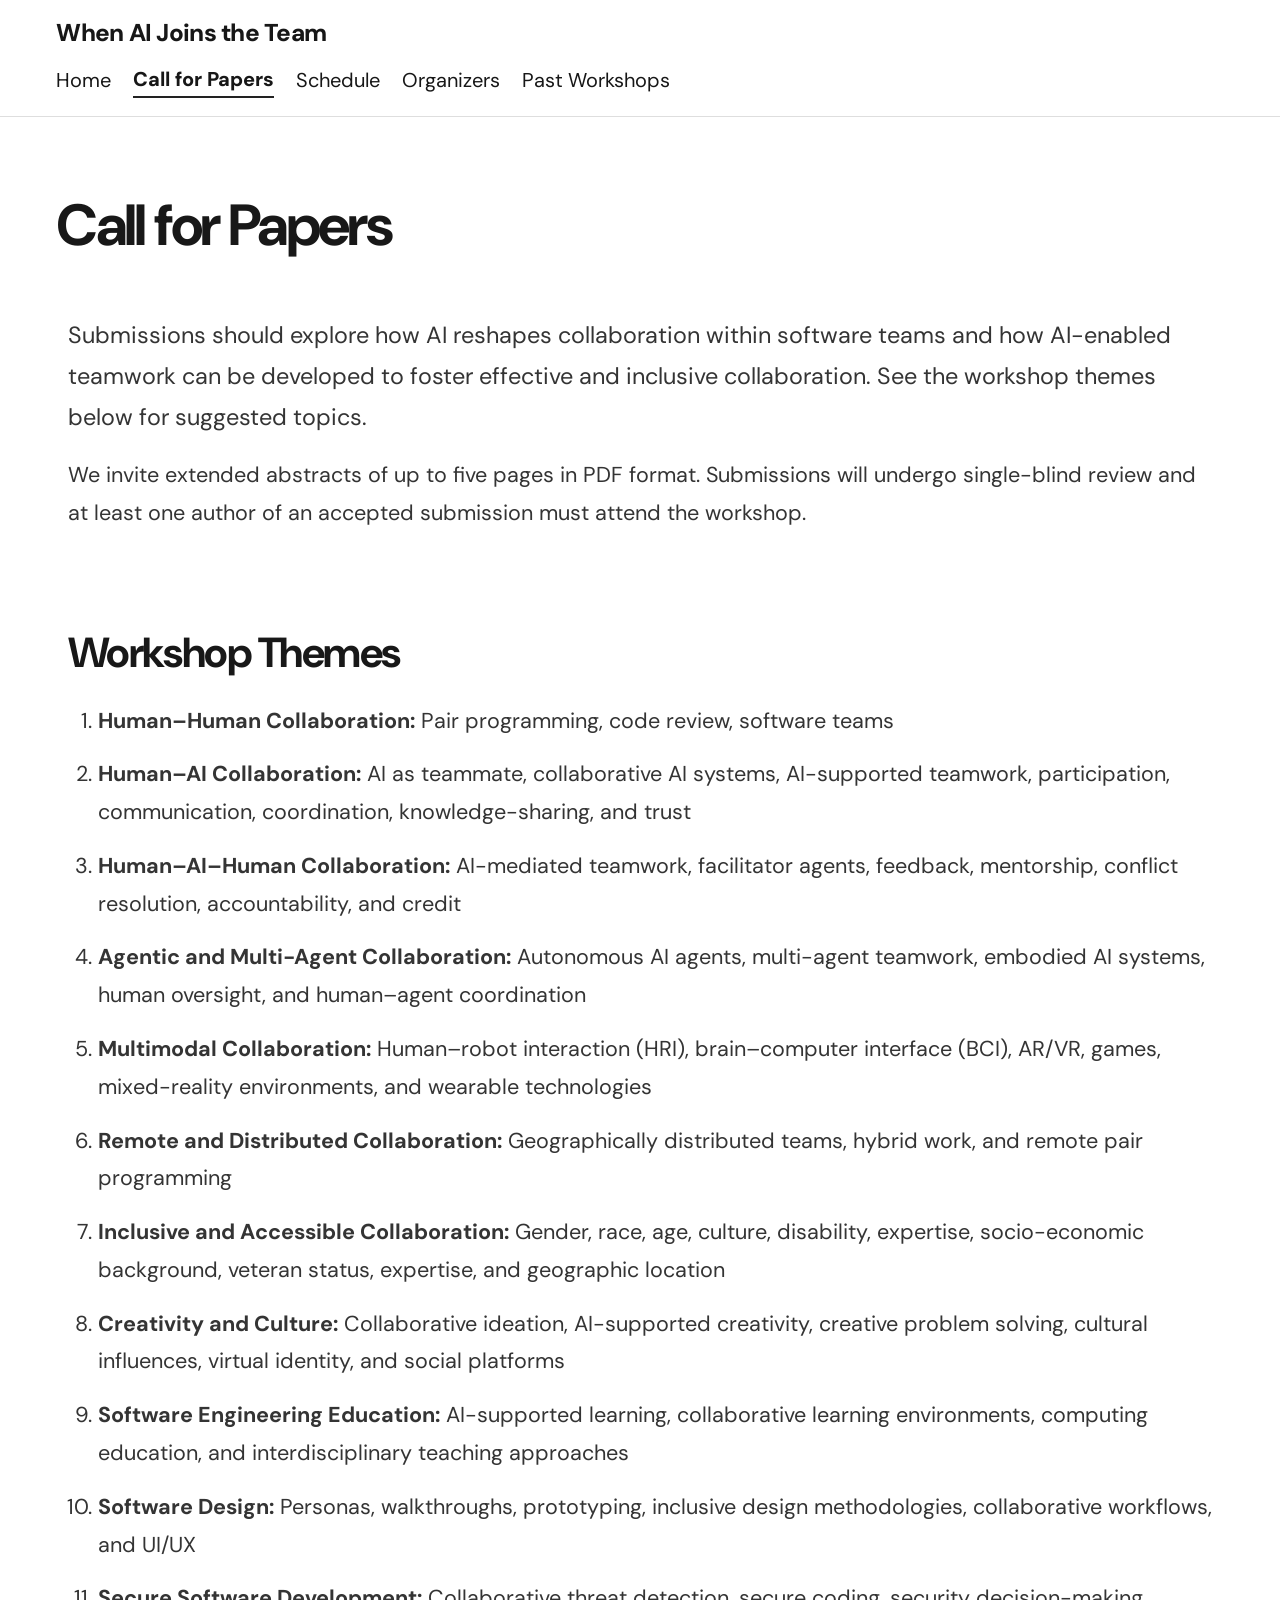
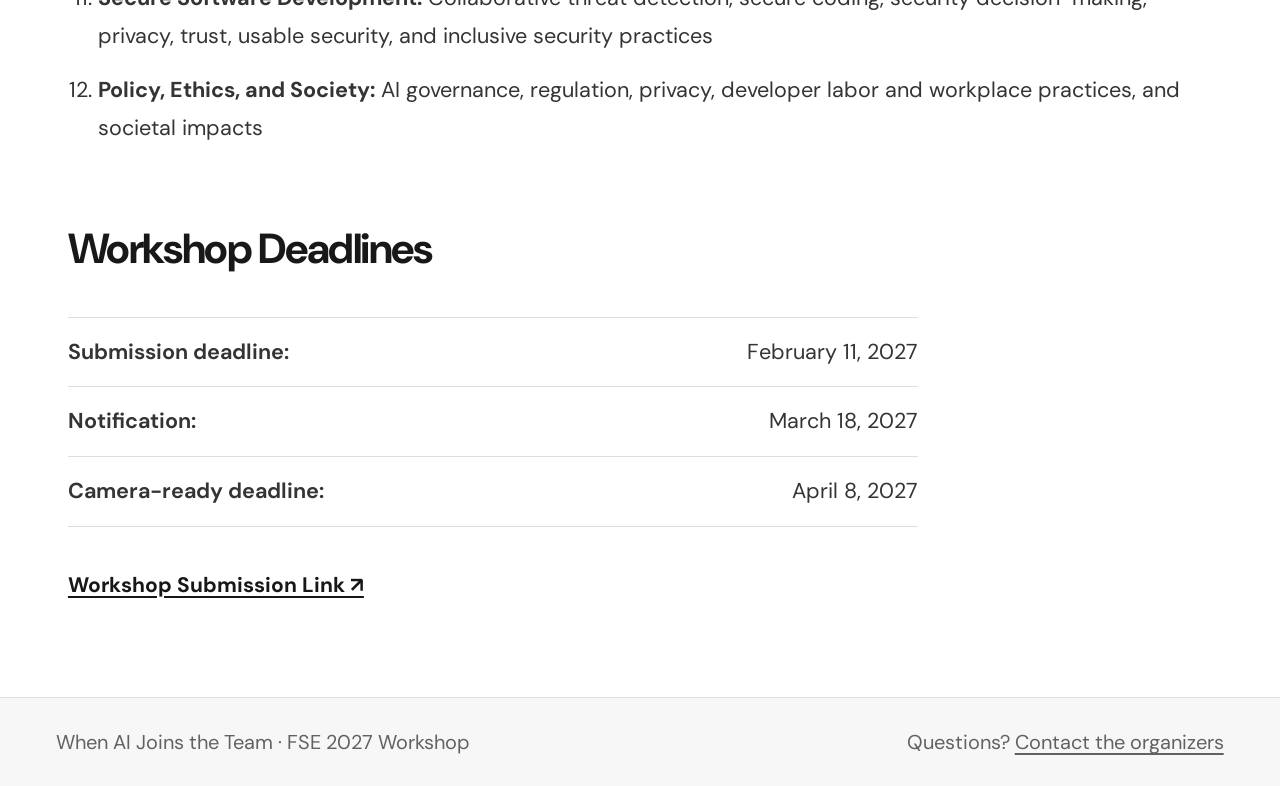
<file: call-for-papers.html>
<!DOCTYPE html>

<html lang="en"><head><meta charset="utf-8"/><meta content="width=device-width,initial-scale=1" name="viewport"/><meta content="When AI Joins the Team: Rethinking Collaboration in Software Engineering, proposed FSE 2027 workshop." name="description"/><title>Call for Papers | When AI Joins the Team</title><style>@import url('https://fonts.googleapis.com/css2?family=DM+Sans:wght@400;500;600;700;800&display=swap');
:root{--ink:#181818;--body:#343434;--muted:#626262;--line:#dedede;--soft:#fafafa;--white:#fff}
*{box-sizing:border-box}html{scroll-behavior:smooth}body{margin:0;background:var(--white);color:var(--body);font:18px/1.72 'DM Sans',Arial,sans-serif}a{color:#171717;text-underline-offset:4px}a:hover{text-decoration-thickness:2px}.container{max-width:1100px;margin:auto;padding:0 28px}.topbar{background:#fff;border-bottom:1px solid var(--line);position:sticky;top:0;z-index:20}.nav{min-height:82px;display:flex;justify-content:space-between;align-items:center;gap:25px}.brand{font-weight:800;font-size:1.08rem;line-height:1.3;text-decoration:none;letter-spacing:-.03em;max-width:270px}.nav-links{display:flex;gap:13px 20px;flex-wrap:wrap;align-items:center;font-size:.94rem}.nav-links a{text-decoration:none;white-space:nowrap}.nav-links a[aria-current=page]{font-weight:800;border-bottom:2px solid #222}.nav-links a:hover{text-decoration:underline}.hero{padding:98px 0 90px;background:var(--soft);border-bottom:1px solid var(--line)}.kicker{font-size:.82rem;font-weight:800;letter-spacing:.12em;text-transform:uppercase;color:var(--muted);margin:0 0 22px}.hero h1{font-size:clamp(2.8rem,5vw,4.8rem);letter-spacing:-.05em;line-height:1.14;max-width:940px;margin:0 0 26px;color:var(--ink)}.hero h1 span{display:block;font-size:.67em;font-weight:600;margin-top:10px}.lead{font-size:clamp(1.35rem,2.2vw,1.75rem);line-height:1.55;font-weight:500;max-width:830px;margin:0 0 28px}.meta{display:flex;flex-wrap:wrap;gap:10px;margin-top:28px}.chip{font-size:.91rem;background:#fff;border:1px solid var(--line);border-radius:99px;padding:7px 14px}.page-heading{padding:75px 0 48px;background:var(--soft);border-bottom:1px solid var(--line)}.page-heading h1{font-size:clamp(2.7rem,4vw,4rem);line-height:1.16;letter-spacing:-.045em;color:var(--ink);margin:0 0 15px}.page-heading p{max-width:800px;font-size:1.2rem;margin:0}main section{padding:64px 0}h2{font-size:2.15rem;line-height:1.2;letter-spacing:-.035em;color:var(--ink);margin:0 0 24px}h3{font-size:1.35rem;line-height:1.3;color:var(--ink);margin:0 0 12px}p{margin:0 0 19px}.abstract,.intro,.section-intro{max-width:900px;font-size:1.12rem}.grid{display:grid;grid-template-columns:repeat(3,minmax(0,1fr));gap:18px;margin-top:28px}.tile{padding:27px;border:1px solid var(--line);border-radius:8px;background:#fafafa}.tile:nth-child(even){background:#ededed}.tile p{margin-bottom:0}.tile h3{font-size:1.24rem}.organizer{display:grid;grid-template-columns:145px minmax(0,1fr);gap:30px;border-top:1px solid var(--line);padding:35px 0}.organizer-photo{width:145px;height:168px;object-fit:cover;object-position:center top;border-radius:6px;border:1px solid var(--line)}.organizer-copy{min-width:0}.affiliation,.small{color:var(--muted)}.contact-links{font-size:1rem}.schedule{border-collapse:collapse;width:100%;margin-top:26px}.schedule td{padding:16px 14px;border-bottom:1px solid var(--line);vertical-align:top}.schedule td:first-child{font-weight:700;white-space:nowrap;width:220px}.dates{display:grid;gap:10px;margin:28px 0}.dates div{background:#f6f6f6;padding:13px 17px;border-radius:5px}.note{border-left:3px solid #555;background:#fafafa;padding:23px;margin-top:26px}.note .small{font-size:1rem}.submission-link{font-size:1.1rem}.link-card{border:1px solid var(--line);border-radius:8px;padding:28px;background:#fafafa;margin:15px 0}.link-card:nth-child(even){background:#ededed}.link-card h3{margin-bottom:6px}.link-card p{margin:0}.placeholder{color:#6a6a6a;font-style:italic}.home-intro{max-width:890px}.home-intro p{font-size:1.19rem}.feature-list{display:grid;grid-template-columns:repeat(3,1fr);gap:20px;margin:30px 0}.feature{border-top:2px solid #333;padding:19px 0}.feature h3{font-size:1.2rem}.feature p{font-size:1rem}.inline-link{font-weight:700}.bottom-note{padding:35px 0 75px}footer{background:#f7f7f7;border-top:1px solid var(--line);padding:27px 0;font-size:.92rem;color:var(--muted)}footer .container{display:flex;justify-content:space-between;gap:20px;flex-wrap:wrap}footer a{color:var(--muted)}@media(max-width:800px){.nav{align-items:flex-start;padding-top:16px;padding-bottom:16px;flex-direction:column;gap:12px}.nav-links{gap:10px 17px}.hero{padding:65px 0}.page-heading{padding:54px 0 40px}.grid,.feature-list{grid-template-columns:1fr 1fr}.organizer{grid-template-columns:105px minmax(0,1fr);gap:17px}.organizer-photo{width:105px;height:124px}}@media(max-width:560px){body{font-size:17px}.container{padding:0 20px}.grid,.feature-list{grid-template-columns:1fr}.organizer{grid-template-columns:1fr}.organizer-photo{width:135px;height:156px}.schedule td:first-child{width:auto;white-space:normal}.schedule td{padding:13px 8px}main section{padding:48px 0}}
/* Keep navigation readable on narrower desktop screens */
@media(min-width:801px) and (max-width:1200px){.nav{flex-direction:column;align-items:flex-start;padding-top:16px;padding-bottom:16px}.brand{max-width:none}}

/* Wide, fluid and accessible responsive layout */
html {font-size: 20px;}
body {font-size: 1.08rem; line-height: 1.7; overflow-x: hidden;}
.container {width: min(94%, 1720px); max-width: none; padding-inline: clamp(12px, 1.4vw, 30px); margin-inline: auto;}
.nav {min-height: 92px; gap: 22px;}
.brand {font-size: 1.22rem; max-width: 330px; flex-shrink: 0;}
.nav-links {font-size: 1rem; gap: 12px 22px;}
.hero {padding-block: clamp(65px, 7vw, 130px);}
.hero h1 {font-size: clamp(3.1rem, 5.3vw, 6.4rem); max-width: 1500px;}
.lead {font-size: clamp(1.45rem, 2.3vw, 2.35rem); max-width: 1250px;}
.kicker, .chip {font-size: .95rem;}
.page-heading h1 {font-size: clamp(2.9rem, 4.2vw, 5rem);}
.page-heading p {font-size: 1.3rem; max-width: 1250px;}
main section {padding-block: clamp(55px, 5vw, 100px);}
h2 {font-size: clamp(2.1rem, 2.8vw, 3.25rem);}
h3 {font-size: clamp(1.45rem, 1.65vw, 2rem);}
.abstract,.intro,.section-intro,.home-intro {max-width: 1450px;}
.abstract,.intro,.section-intro,.home-intro p {font-size: 1.17rem;}
.grid {grid-template-columns: repeat(3,minmax(0,1fr)); gap: clamp(15px,1.5vw,28px);}
.tile {padding: clamp(24px,2vw,38px);}
.tile h3 {font-size: 1.42rem;}
.feature-list {gap: clamp(18px,2vw,35px);}
.feature h3 {font-size: 1.45rem;}
.feature p,.contact-links,.submission-link {font-size: 1.1rem;}
.organizer {grid-template-columns: 190px minmax(0,1fr); gap: 38px;}
.organizer-photo {width: 190px; height: 220px;}
.schedule td {padding: 21px 18px;}
footer {font-size: 1rem;}
@media (max-width: 1320px) {
  .nav {flex-direction:column; align-items:flex-start; padding-block: 18px; gap:12px;}
  .brand {max-width:none;}
  .nav-links {gap: 10px 22px;}
}
@media (max-width: 950px) {
  html {font-size: 18px;}
  .container {width: 96%; padding-inline: 16px;}
  .grid,.feature-list {grid-template-columns:repeat(2,minmax(0,1fr));}
  .hero h1 {font-size: clamp(2.6rem,6vw,4.5rem);}
  .organizer {grid-template-columns: 145px minmax(0,1fr);}
  .organizer-photo {width:145px;height:170px;}
}
@media (max-width: 600px) {
  html {font-size: 17px;}
  .container {width:100%; padding-inline:20px;}
  .topbar {position:static;}
  .nav-links {font-size: .99rem; gap:10px 16px;}
  .hero {padding-block: 55px;}
  .hero h1 {font-size: clamp(2.45rem,10vw,3.4rem); overflow-wrap:break-word;}
  .lead {font-size:1.3rem;}
  .grid,.feature-list {grid-template-columns:1fr;}
  .organizer {grid-template-columns:1fr;gap:15px;}
  .organizer-photo {width:145px;height:170px;}
  .schedule td {padding:14px 9px;}
  .schedule td:first-child {width: 35%;white-space:normal;}
}
/* Clear English and accessible reading widths */
 p,li {line-height:1.75;} .home-intro p {max-width: 78ch;} .deadline-banner {margin-top:22px;display:inline-block;background:#fff;border:2px solid #292929;border-radius:7px;padding:14px 22px;font-size:clamp(1.05rem,1.6vw,1.4rem);color:#171717;} .deadline-banner strong{font-weight:800;} @media(max-width:600px){.deadline-banner{display:block;padding:13px 16px;}}

/* Refined submission date: elegant informational strip */
.deadline-banner{display:flex;align-items:center;gap:clamp(14px,2vw,28px);width:fit-content;max-width:100%;margin-top:32px;padding:18px 26px;background:#f0f0f0;border:1px solid #d8d8d8;border-left:5px solid #272727;border-radius:4px;color:#1b1b1b;box-shadow:none;}
.deadline-banner .deadline-label{font-size:.85rem;font-weight:700;letter-spacing:.075em;text-transform:uppercase;color:#505050;}
.deadline-banner .deadline-date{font-size:clamp(1.25rem,2vw,1.8rem);font-weight:800;line-height:1.25;letter-spacing:-.02em;}
.home-abstract{background:#fff;} .home-abstract .abstract{max-width:1400px;font-size:clamp(1.1rem,1.35vw,1.32rem);line-height:1.85;}
.home-abstract .abstract p{max-width:95ch;}
@media(max-width:600px){.deadline-banner{display:flex;flex-direction:column;align-items:flex-start;gap:5px;width:100%;padding:16px 18px;}}

/* Call for Papers: uncluttered editorial presentation */
.page-heading{background:#fff;border-bottom:0;padding-bottom:24px}
.page-heading h1{margin-bottom:12px}
main section{padding-top:20px}
main section .container{max-width:1180px}
.simple-dates{margin:42px 0 40px;max-width:850px}
.simple-dates>div{display:flex;justify-content:space-between;align-items:baseline;gap:18px;padding:16px 0;border-bottom:1px solid #dedede}
.simple-dates>div:first-child{border-top:1px solid #dedede}
.simple-dates strong{font-weight:650}
.simple-submission{max-width:1050px;padding:0;margin:30px 0;background:none;border:0}
.simple-submission>strong{display:block;font-size:1.3rem;color:#181818;margin-bottom:12px}
.simple-submission p{margin-bottom:14px}
.simple-submission .submission-link{font-size:1.05rem}
@media(max-width:600px){.simple-dates>div{display:block}.simple-dates strong{display:block}}
.workshop-themes {
    margin: 40px 0;
}

.workshop-themes ol {
    padding-left: 30px;
}

.workshop-themes li {
    margin-bottom: 16px;
    line-height: 1.75;
}
</style></head><body><header class="topbar"><nav aria-label="Main navigation" class="container nav"><a class="brand" href="index.html">When AI Joins the Team</a><div class="nav-links"><a href="index.html">Home</a><a aria-current="page" href="call-for-papers.html">Call for Papers</a><a href="schedule.html">Schedule</a><a href="organizers.html">Organizers</a><a href="past-workshops.html">Past Workshops</a></div></nav></header><main><div class="page-heading"><div class="container"><h1>Call for Papers</h1></div></div><section><div class="container">

<p class="intro">Submissions should explore how AI reshapes collaboration within software teams and how AI-enabled teamwork can be developed to foster effective and inclusive collaboration. See the workshop themes below for suggested topics.</p>
<p>We invite extended abstracts of up to five pages in PDF format. Submissions will undergo single-blind review and at least one author of an accepted submission must attend the workshop.</p>

<br>
<div class="workshop-themes">
  <h2>Workshop Themes</h2>

  <ol>
    <li>
      <strong>Human–Human Collaboration:</strong>
      Pair programming, code review, software teams
    </li>

    <li>
      <strong>Human–AI Collaboration:</strong>
      AI as teammate, collaborative AI systems, AI-supported teamwork,
      participation, communication, coordination, knowledge-sharing,
      and trust
    </li>

    <li>
      <strong>Human–AI–Human Collaboration:</strong>
      AI-mediated teamwork, facilitator agents, feedback, mentorship,
      conflict resolution, accountability, and credit
    </li>

    <li>
      <strong>Agentic and Multi-Agent Collaboration:</strong>
      Autonomous AI agents, multi-agent teamwork, embodied AI systems,
      human oversight, and human–agent coordination
    </li>

    <li>
      <strong>Multimodal Collaboration:</strong>
      Human–robot interaction (HRI), brain–computer interface (BCI),
      AR/VR, games, mixed-reality environments, and wearable technologies
    </li>

    <li>
      <strong>Remote and Distributed Collaboration:</strong>
      Geographically distributed teams, hybrid work,
      and remote pair programming
    </li>

    <li>
      <strong>Inclusive and Accessible Collaboration:</strong>
      Gender, race, age, culture, disability, expertise,
      socio-economic background, veteran status, expertise,
      and geographic location
    </li>

    <li>
      <strong>Creativity and Culture:</strong>
      Collaborative ideation, AI-supported creativity,
      creative problem solving, cultural influences,
      virtual identity, and social platforms
    </li>

    <li>
      <strong>Software Engineering Education:</strong>
      AI-supported learning, collaborative learning environments,
      computing education, and interdisciplinary teaching approaches
    </li>

    <li>
      <strong>Software Design:</strong>
      Personas, walkthroughs, prototyping, inclusive design
      methodologies, collaborative workflows, and UI/UX
    </li>

    <li>
      <strong>Secure Software Development:</strong>
      Collaborative threat detection, secure coding,
      security decision-making, privacy, trust,
      usable security, and inclusive security practices
    </li>

    <li>
      <strong>Policy, Ethics, and Society:</strong>
      AI governance, regulation, privacy, developer labor
      and workplace practices, and societal impacts
    </li>
  </ol>
</div>

<br>
<h2>Workshop Deadlines</h2>
<div class="simple-dates"><div>
<strong>Submission deadline:</strong> February 11, 2027</div><div><strong>Notification:</strong> March 18, 2027</div><div><strong>Camera-ready deadline:</strong> April 8, 2027</div></div>
<div class="simple-submission">
<p class="submission-link"><strong><a href="https://fse27workshops.hotcrp.com/" rel="noopener noreferrer" target="_blank">Workshop Submission Link ↗</a></strong></p>
</div>
</div></section></main><footer><div class="container"><span>When AI Joins the Team · FSE 2027 Workshop</span><span>Questions? <a href="mailto:samason@nsu.edu">Contact the organizers</a></span></div></footer></body></html>
</file>
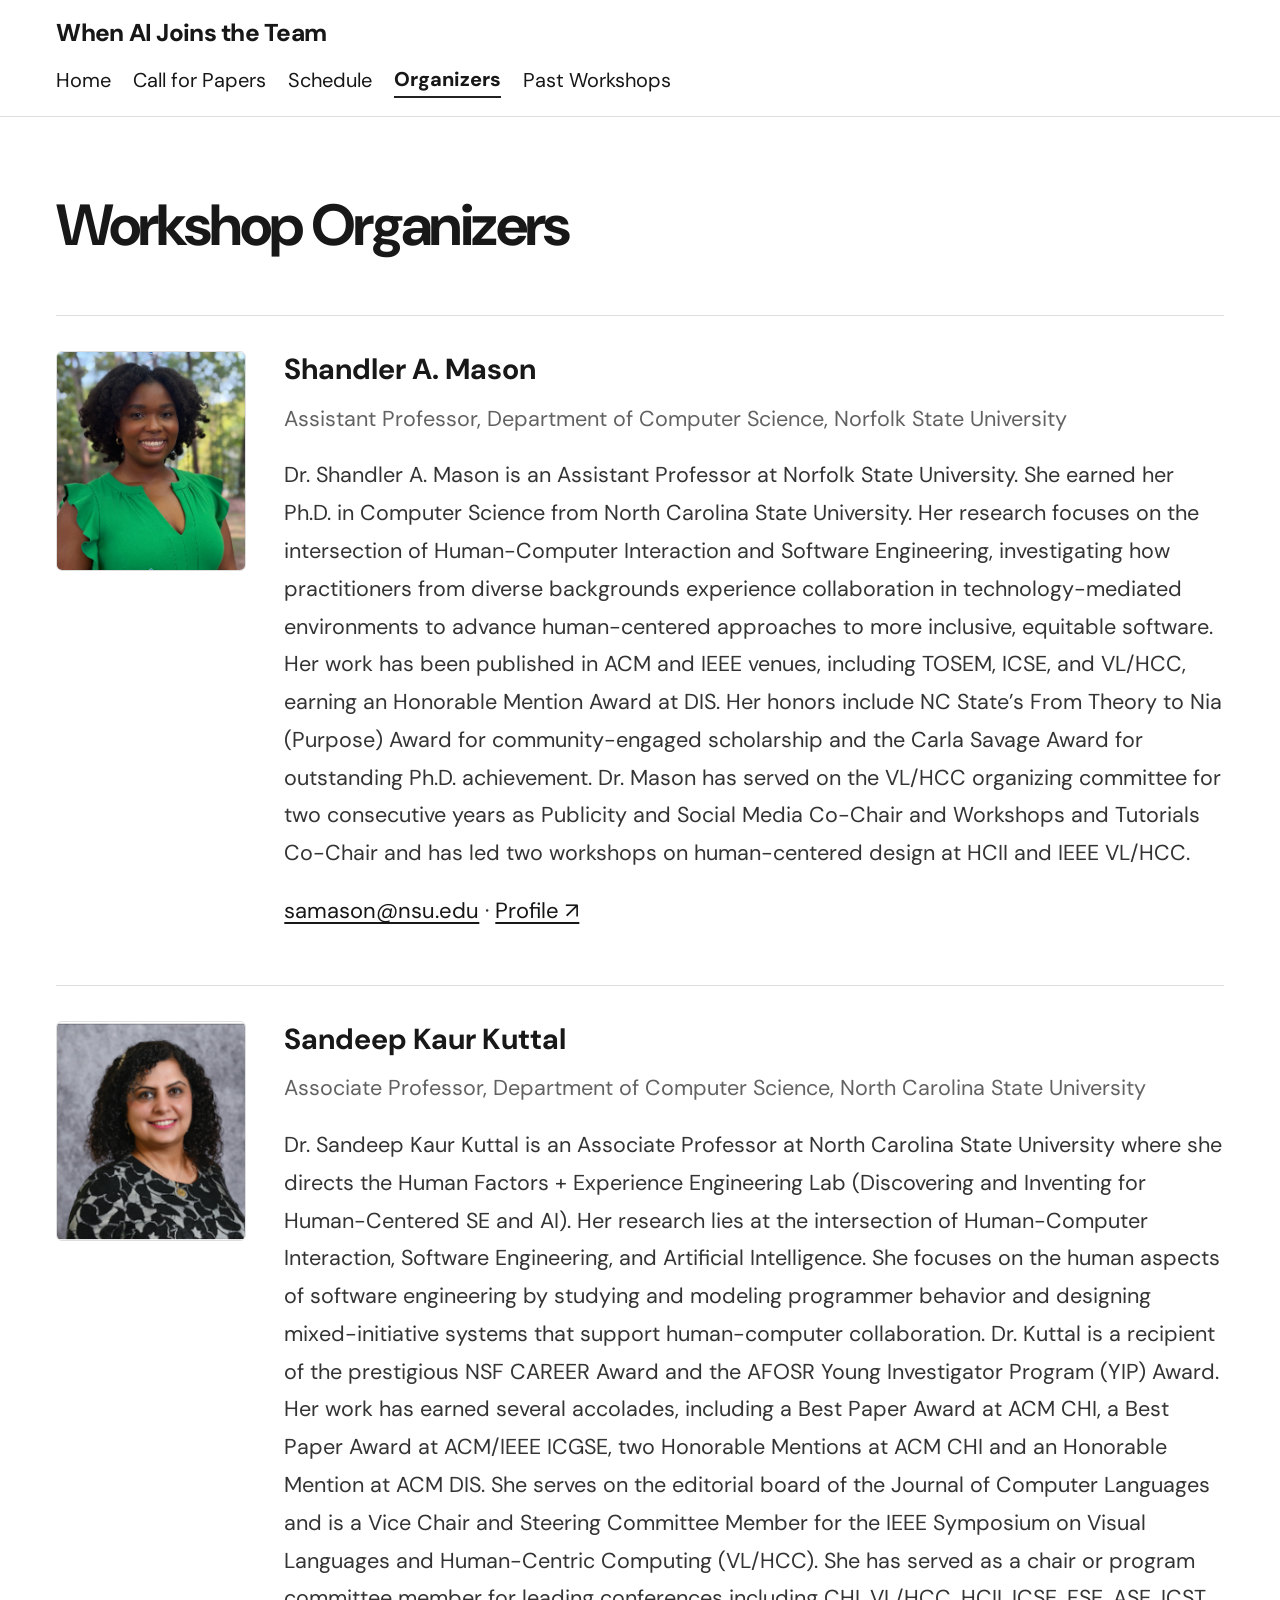
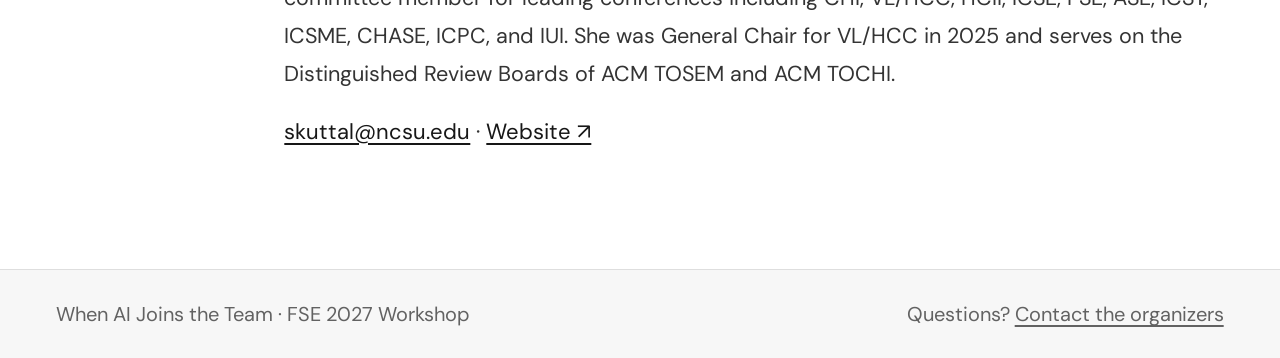
<file: organizers.html>
<!DOCTYPE html>
<html lang="en"><head><meta charset="utf-8"/><meta content="width=device-width,initial-scale=1" name="viewport"/><meta content="When AI Joins the Team: Rethinking Collaboration in Software Engineering, proposed FSE 2027 workshop." name="description"/><title>Organizers | When AI Joins the Team</title><style>@import url('https://fonts.googleapis.com/css2?family=DM+Sans:wght@400;500;600;700;800&display=swap');
:root{--ink:#181818;--body:#343434;--muted:#626262;--line:#dedede;--soft:#fafafa;--white:#fff}
*{box-sizing:border-box}html{scroll-behavior:smooth}body{margin:0;background:var(--white);color:var(--body);font:18px/1.72 'DM Sans',Arial,sans-serif}a{color:#171717;text-underline-offset:4px}a:hover{text-decoration-thickness:2px}.container{max-width:1100px;margin:auto;padding:0 28px}.topbar{background:#fff;border-bottom:1px solid var(--line);position:sticky;top:0;z-index:20}.nav{min-height:82px;display:flex;justify-content:space-between;align-items:center;gap:25px}.brand{font-weight:800;font-size:1.08rem;line-height:1.3;text-decoration:none;letter-spacing:-.03em;max-width:270px}.nav-links{display:flex;gap:13px 20px;flex-wrap:wrap;align-items:center;font-size:.94rem}.nav-links a{text-decoration:none;white-space:nowrap}.nav-links a[aria-current=page]{font-weight:800;border-bottom:2px solid #222}.nav-links a:hover{text-decoration:underline}.hero{padding:98px 0 90px;background:var(--soft);border-bottom:1px solid var(--line)}.kicker{font-size:.82rem;font-weight:800;letter-spacing:.12em;text-transform:uppercase;color:var(--muted);margin:0 0 22px}.hero h1{font-size:clamp(2.8rem,5vw,4.8rem);letter-spacing:-.05em;line-height:1.14;max-width:940px;margin:0 0 26px;color:var(--ink)}.hero h1 span{display:block;font-size:.67em;font-weight:600;margin-top:10px}.lead{font-size:clamp(1.35rem,2.2vw,1.75rem);line-height:1.55;font-weight:500;max-width:830px;margin:0 0 28px}.meta{display:flex;flex-wrap:wrap;gap:10px;margin-top:28px}.chip{font-size:.91rem;background:#fff;border:1px solid var(--line);border-radius:99px;padding:7px 14px}.page-heading{padding:75px 0 48px;background:var(--soft);border-bottom:1px solid var(--line)}.page-heading h1{font-size:clamp(2.7rem,4vw,4rem);line-height:1.16;letter-spacing:-.045em;color:var(--ink);margin:0 0 15px}.page-heading p{max-width:800px;font-size:1.2rem;margin:0}main section{padding:64px 0}h2{font-size:2.15rem;line-height:1.2;letter-spacing:-.035em;color:var(--ink);margin:0 0 24px}h3{font-size:1.35rem;line-height:1.3;color:var(--ink);margin:0 0 12px}p{margin:0 0 19px}.abstract,.intro,.section-intro{max-width:900px;font-size:1.12rem}.grid{display:grid;grid-template-columns:repeat(3,minmax(0,1fr));gap:18px;margin-top:28px}.tile{padding:27px;border:1px solid var(--line);border-radius:8px;background:#fafafa}.tile:nth-child(even){background:#ededed}.tile p{margin-bottom:0}.tile h3{font-size:1.24rem}.organizer{display:grid;grid-template-columns:145px minmax(0,1fr);gap:30px;border-top:1px solid var(--line);padding:35px 0}.organizer-photo{width:145px;height:168px;object-fit:cover;object-position:center top;border-radius:6px;border:1px solid var(--line)}.organizer-copy{min-width:0}.affiliation,.small{color:var(--muted)}.contact-links{font-size:1rem}.schedule{border-collapse:collapse;width:100%;margin-top:26px}.schedule td{padding:16px 14px;border-bottom:1px solid var(--line);vertical-align:top}.schedule td:first-child{font-weight:700;white-space:nowrap;width:220px}.dates{display:grid;gap:10px;margin:28px 0}.dates div{background:#f6f6f6;padding:13px 17px;border-radius:5px}.note{border-left:3px solid #555;background:#fafafa;padding:23px;margin-top:26px}.note .small{font-size:1rem}.submission-link{font-size:1.1rem}.link-card{border:1px solid var(--line);border-radius:8px;padding:28px;background:#fafafa;margin:15px 0}.link-card:nth-child(even){background:#ededed}.link-card h3{margin-bottom:6px}.link-card p{margin:0}.placeholder{color:#6a6a6a;font-style:italic}.home-intro{max-width:890px}.home-intro p{font-size:1.19rem}.feature-list{display:grid;grid-template-columns:repeat(3,1fr);gap:20px;margin:30px 0}.feature{border-top:2px solid #333;padding:19px 0}.feature h3{font-size:1.2rem}.feature p{font-size:1rem}.inline-link{font-weight:700}.bottom-note{padding:35px 0 75px}footer{background:#f7f7f7;border-top:1px solid var(--line);padding:27px 0;font-size:.92rem;color:var(--muted)}footer .container{display:flex;justify-content:space-between;gap:20px;flex-wrap:wrap}footer a{color:var(--muted)}@media(max-width:800px){.nav{align-items:flex-start;padding-top:16px;padding-bottom:16px;flex-direction:column;gap:12px}.nav-links{gap:10px 17px}.hero{padding:65px 0}.page-heading{padding:54px 0 40px}.grid,.feature-list{grid-template-columns:1fr 1fr}.organizer{grid-template-columns:105px minmax(0,1fr);gap:17px}.organizer-photo{width:105px;height:124px}}@media(max-width:560px){body{font-size:17px}.container{padding:0 20px}.grid,.feature-list{grid-template-columns:1fr}.organizer{grid-template-columns:1fr}.organizer-photo{width:135px;height:156px}.schedule td:first-child{width:auto;white-space:normal}.schedule td{padding:13px 8px}main section{padding:48px 0}}
/* Keep navigation readable on narrower desktop screens */
@media(min-width:801px) and (max-width:1200px){.nav{flex-direction:column;align-items:flex-start;padding-top:16px;padding-bottom:16px}.brand{max-width:none}}

/* Wide, fluid and accessible responsive layout */
html {font-size: 20px;}
body {font-size: 1.08rem; line-height: 1.7; overflow-x: hidden;}
.container {width: min(94%, 1720px); max-width: none; padding-inline: clamp(12px, 1.4vw, 30px); margin-inline: auto;}
.nav {min-height: 92px; gap: 22px;}
.brand {font-size: 1.22rem; max-width: 330px; flex-shrink: 0;}
.nav-links {font-size: 1rem; gap: 12px 22px;}
.hero {padding-block: clamp(65px, 7vw, 130px);}
.hero h1 {font-size: clamp(3.1rem, 5.3vw, 6.4rem); max-width: 1500px;}
.lead {font-size: clamp(1.45rem, 2.3vw, 2.35rem); max-width: 1250px;}
.kicker, .chip {font-size: .95rem;}
.page-heading h1 {font-size: clamp(2.9rem, 4.2vw, 5rem);}
.page-heading p {font-size: 1.3rem; max-width: 1250px;}
main section {padding-block: clamp(55px, 5vw, 100px);}
h2 {font-size: clamp(2.1rem, 2.8vw, 3.25rem);}
h3 {font-size: clamp(1.45rem, 1.65vw, 2rem);}
.abstract,.intro,.section-intro,.home-intro {max-width: 1450px;}
.abstract,.intro,.section-intro,.home-intro p {font-size: 1.17rem;}
.grid {grid-template-columns: repeat(3,minmax(0,1fr)); gap: clamp(15px,1.5vw,28px);}
.tile {padding: clamp(24px,2vw,38px);}
.tile h3 {font-size: 1.42rem;}
.feature-list {gap: clamp(18px,2vw,35px);}
.feature h3 {font-size: 1.45rem;}
.feature p,.contact-links,.submission-link {font-size: 1.1rem;}
.organizer {grid-template-columns: 190px minmax(0,1fr); gap: 38px;}
.organizer-photo {width: 190px; height: 220px;}
.schedule td {padding: 21px 18px;}
footer {font-size: 1rem;}
@media (max-width: 1320px) {
  .nav {flex-direction:column; align-items:flex-start; padding-block: 18px; gap:12px;}
  .brand {max-width:none;}
  .nav-links {gap: 10px 22px;}
}
@media (max-width: 950px) {
  html {font-size: 18px;}
  .container {width: 96%; padding-inline: 16px;}
  .grid,.feature-list {grid-template-columns:repeat(2,minmax(0,1fr));}
  .hero h1 {font-size: clamp(2.6rem,6vw,4.5rem);}
  .organizer {grid-template-columns: 145px minmax(0,1fr);}
  .organizer-photo {width:145px;height:170px;}
}
@media (max-width: 600px) {
  html {font-size: 17px;}
  .container {width:100%; padding-inline:20px;}
  .topbar {position:static;}
  .nav-links {font-size: .99rem; gap:10px 16px;}
  .hero {padding-block: 55px;}
  .hero h1 {font-size: clamp(2.45rem,10vw,3.4rem); overflow-wrap:break-word;}
  .lead {font-size:1.3rem;}
  .grid,.feature-list {grid-template-columns:1fr;}
  .organizer {grid-template-columns:1fr;gap:15px;}
  .organizer-photo {width:145px;height:170px;}
  .schedule td {padding:14px 9px;}
  .schedule td:first-child {width: 35%;white-space:normal;}
}
/* Clear English and accessible reading widths */
 p,li {line-height:1.75;} .home-intro p {max-width: 78ch;} .deadline-banner {margin-top:22px;display:inline-block;background:#fff;border:2px solid #292929;border-radius:7px;padding:14px 22px;font-size:clamp(1.05rem,1.6vw,1.4rem);color:#171717;} .deadline-banner strong{font-weight:800;} @media(max-width:600px){.deadline-banner{display:block;padding:13px 16px;}}

/* Refined submission date: elegant informational strip */
.deadline-banner{display:flex;align-items:center;gap:clamp(14px,2vw,28px);width:fit-content;max-width:100%;margin-top:32px;padding:18px 26px;background:#f0f0f0;border:1px solid #d8d8d8;border-left:5px solid #272727;border-radius:4px;color:#1b1b1b;box-shadow:none;}
.deadline-banner .deadline-label{font-size:.85rem;font-weight:700;letter-spacing:.075em;text-transform:uppercase;color:#505050;}
.deadline-banner .deadline-date{font-size:clamp(1.25rem,2vw,1.8rem);font-weight:800;line-height:1.25;letter-spacing:-.02em;}
.home-abstract{background:#fff;} .home-abstract .abstract{max-width:1400px;font-size:clamp(1.1rem,1.35vw,1.32rem);line-height:1.85;}
.home-abstract .abstract p{max-width:95ch;}
@media(max-width:600px){.deadline-banner{display:flex;flex-direction:column;align-items:flex-start;gap:5px;width:100%;padding:16px 18px;}}
/* Match the Call for Papers header */
.page-heading {
    background: #fff;
    border-bottom: 0;
    padding-bottom: 24px;
}

.page-heading h1 {
    margin-bottom: 12px;
}

main section {
    padding-top: 20px;
}
</style></head><body><header class="topbar"><nav aria-label="Main navigation" class="container nav"><a class="brand" href="index.html">When AI Joins the Team</a><div class="nav-links"><a href="index.html">Home</a><a href="call-for-papers.html">Call for Papers</a><a href="schedule.html">Schedule</a><a aria-current="page" href="organizers.html">Organizers</a><a href="past-workshops.html">Past Workshops</a></div></nav></header><main><div class="page-heading"><div class="container"><h1>Workshop Organizers</h1></div></div><section><div class="container">
<article class="organizer">
<img alt="Portrait of Dr. Shandler A. Mason" class="organizer-photo" height="148" loading="lazy" src="images/shandler-mason.png" width="128"/>
<div class="organizer-copy"><h3>Shandler A. Mason</h3>
<p class="affiliation">Assistant Professor, Department of Computer Science, Norfolk State University</p>
<p>Dr. Shandler A. Mason is an Assistant Professor at Norfolk State University. She earned her Ph.D. in Computer Science from North Carolina State University. Her research focuses on the intersection of Human-Computer Interaction and Software Engineering, investigating how practitioners from diverse backgrounds experience collaboration in technology-mediated environments to advance human-centered approaches to more inclusive, equitable software. Her work has been published in ACM and IEEE venues, including TOSEM, ICSE, and VL/HCC, earning an Honorable Mention Award at DIS. Her honors include NC State’s From Theory to Nia (Purpose) Award for community-engaged scholarship and the Carla Savage Award for outstanding Ph.D. achievement. Dr. Mason has served on the VL/HCC organizing committee for two consecutive years as Publicity and Social Media Co-Chair and Workshops and Tutorials Co-Chair and has led two workshops on human-centered design at HCII and IEEE VL/HCC.</p>
<p class="contact-links"><a href="mailto:samason@nsu.edu">samason@nsu.edu</a> · <a href="https://samason.s.gy/linkedin">Profile ↗</a></p></div>
</article>
<article class="organizer">
<img alt="Portrait of Dr. Sandeep Kaur Kuttal" class="organizer-photo" height="148" loading="lazy" src="images/sandeep-kuttal.png" width="128"/>
<div class="organizer-copy"><h3>Sandeep Kaur Kuttal</h3>
<p class="affiliation">Associate Professor, Department of Computer Science, North Carolina State University</p>
<p>Dr. Sandeep Kaur Kuttal is an Associate Professor at North Carolina State University where she directs the Human Factors + Experience Engineering Lab (Discovering and Inventing for Human-Centered SE and AI). Her research lies at the intersection of Human-Computer Interaction, Software Engineering, and Artificial Intelligence. She focuses on the human aspects of software engineering by studying and modeling programmer behavior and designing mixed-initiative systems that support human-computer collaboration. Dr. Kuttal is a recipient of the prestigious NSF CAREER Award and the AFOSR Young Investigator Program (YIP) Award. Her work has earned several accolades, including a Best Paper Award at ACM CHI, a Best Paper Award at ACM/IEEE ICGSE, two Honorable Mentions at ACM CHI and an Honorable Mention at ACM DIS. She serves on the editorial board of the Journal of Computer Languages and is a Vice Chair and Steering Committee Member for the IEEE Symposium on Visual Languages and Human-Centric Computing (VL/HCC). She has served as a chair or program committee member for leading conferences including CHI, VL/HCC, HCII, ICSE, FSE, ASE, ICST, ICSME, CHASE, ICPC, and IUI. She was General Chair for VL/HCC in 2025 and serves on the Distinguished Review Boards of ACM TOSEM and ACM TOCHI.</p>
<p class="contact-links"><a href="mailto:skuttal@ncsu.edu">skuttal@ncsu.edu</a> · <a href="https://skuttal.github.io/skk/">Website ↗</a></p></div>
</article>
</div></section></main><footer><div class="container"><span>When AI Joins the Team · FSE 2027 Workshop</span><span>Questions? <a href="mailto:samason@nsu.edu">Contact the organizers</a></span></div></footer></body></html>
</file>
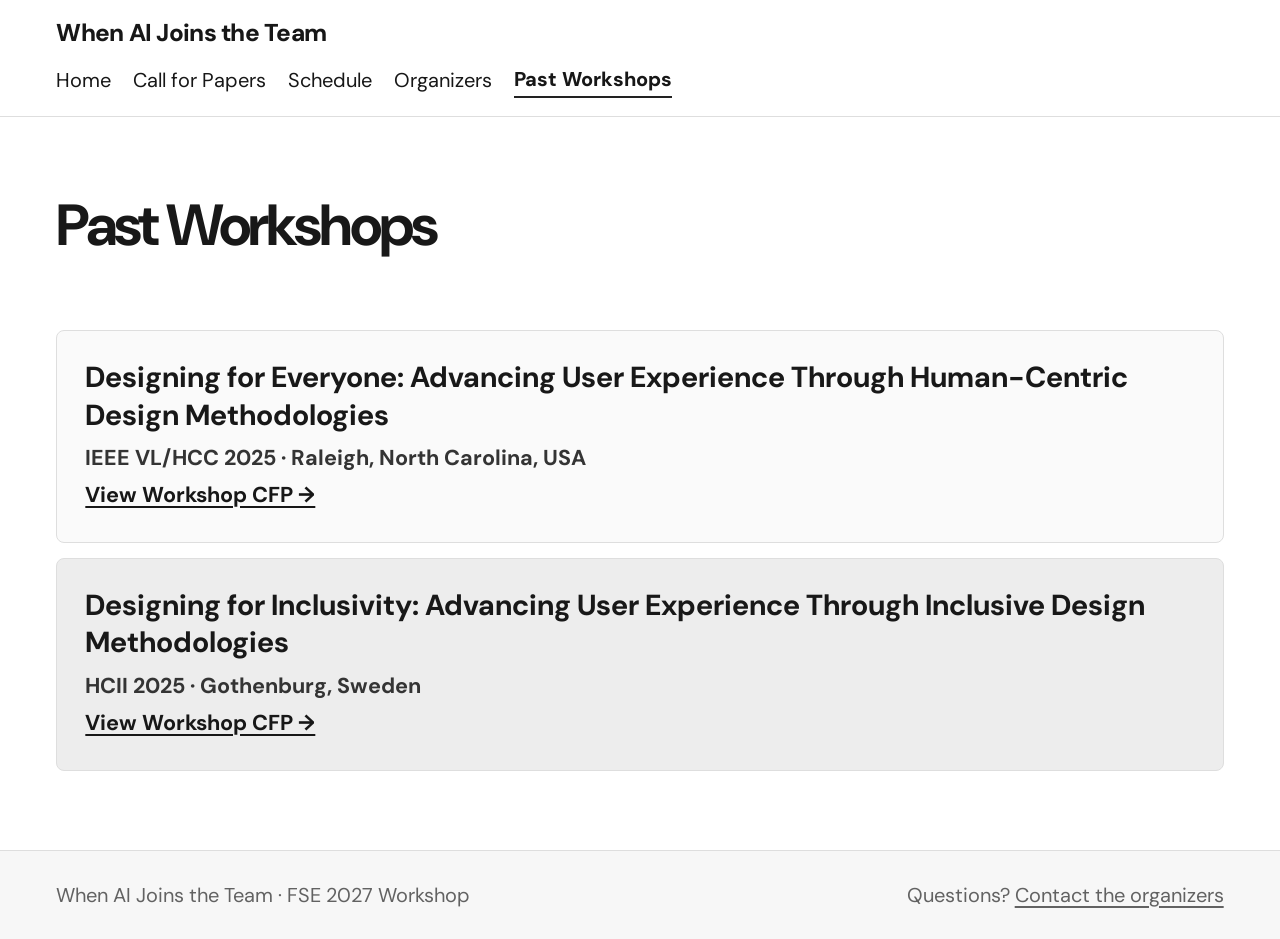
<file: past-workshops.html>
<!DOCTYPE html>
<html lang="en">
<head>
  <meta charset="utf-8">
  <meta name="viewport" content="width=device-width, initial-scale=1">

  <meta name="description"
        content="Past workshops informing When AI Joins the Team: Rethinking Collaboration in Software Engineering.">

  <title>Past Workshops | When AI Joins the Team</title>

  <link rel="stylesheet" href="style.css">
    <style>
    /* Match the Call for Papers header */
.page-heading {
    background: #fff;
    border-bottom: 0;
    padding-bottom: 24px;
}

.page-heading h1 {
    margin-bottom: 12px;
}

main section {
    padding-top: 20px;
}
</style>
</head>

<body>

  <header class="topbar">
    <nav class="container nav" aria-label="Main navigation">

      <a class="brand" href="index.html">
        When AI Joins the Team
      </a>

      <div class="nav-links">
        <a href="index.html">Home</a>
        <a href="call-for-papers.html">Call for Papers</a>
        <a href="schedule.html">Schedule</a>
        <a href="organizers.html">Organizers</a>
        <a href="past-workshops.html" aria-current="page">
          Past Workshops
        </a>
      </div>

    </nav>
  </header>

  <main>

    <div class="page-heading">
      <div class="container">
        <h1>Past Workshops</h1>
        
      </div>
    </div>

    <section>
      <div class="container">

        <!-- HCII 2025 Workshop -->
        <article class="link-card">

          <h3>Designing for Everyone: Advancing User Experience Through Human-Centric Design Methodologies</h3>
          <p><strong>
            IEEE VL/HCC 2025 · Raleigh, North Carolina, USA
          </strong></p>

          <p>
            <a class="inline-link" href="https://conf.researchr.org/track/vlhcc-2025/vlhcc-2025-workshops-and-tutorials#call-Call-WS-on-Designing-for-Everyone">
              View Workshop CFP →
            </a>
          </p>

        </article>

        <!-- IEEE VL/HCC 2025 Workshop -->
        <article class="link-card">

          <h3>Designing for Inclusivity: Advancing User Experience Through Inclusive Design Methodologies</h3>

          <p><strong>
            HCII 2025 · Gothenburg, Sweden
          </strong></p>

          <p>
            <a class="inline-link" href="https://2025.hci.international/W8.html">
              View Workshop CFP →
            </a>
          </p>

        </article>

      </div>
    </section>

  </main>

  <footer>
    <div class="container">

      <span>
        When AI Joins the Team · FSE 2027 Workshop
      </span>

      <span>
        Questions?
        <a href="mailto:samason@nsu.edu">
          Contact the organizers
        </a>
      </span>

    </div>
  </footer>

</body>
</html>
</file>
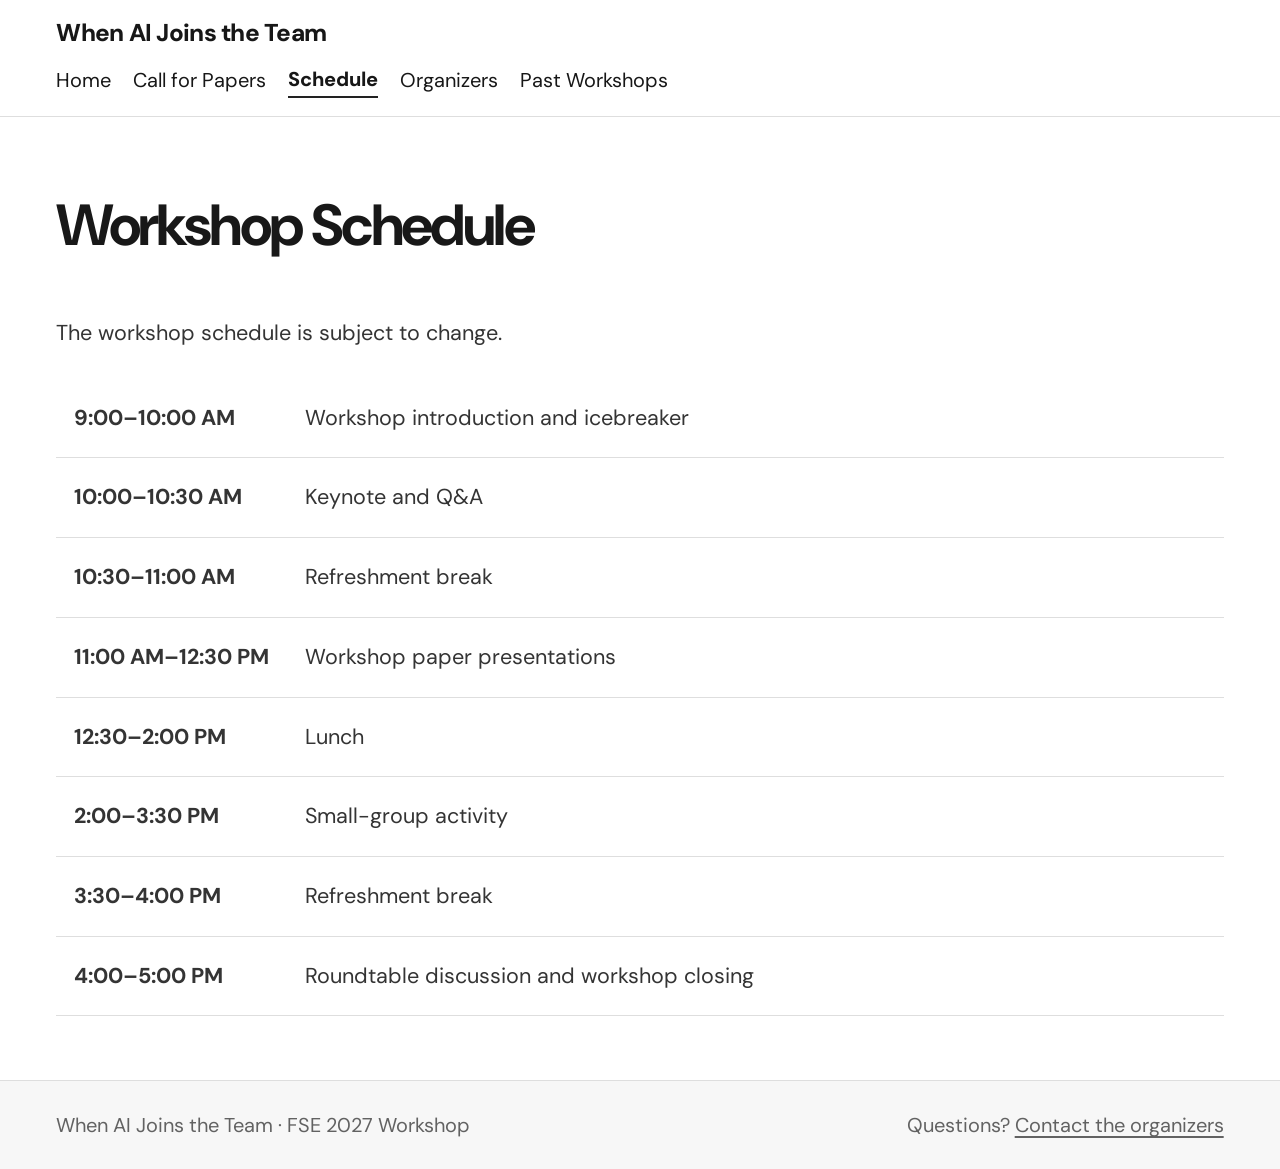
<file: schedule.html>
<!DOCTYPE html>
<html lang="en"><head><meta charset="utf-8"/><meta content="width=device-width,initial-scale=1" name="viewport"/><meta content="When AI Joins the Team: Rethinking Collaboration in Software Engineering, proposed FSE 2027 workshop." name="description"/><title>Schedule | When AI Joins the Team</title><style>@import url('https://fonts.googleapis.com/css2?family=DM+Sans:wght@400;500;600;700;800&display=swap');
:root{--ink:#181818;--body:#343434;--muted:#626262;--line:#dedede;--soft:#fafafa;--white:#fff}
*{box-sizing:border-box}html{scroll-behavior:smooth}body{margin:0;background:var(--white);color:var(--body);font:18px/1.72 'DM Sans',Arial,sans-serif}a{color:#171717;text-underline-offset:4px}a:hover{text-decoration-thickness:2px}.container{max-width:1100px;margin:auto;padding:0 28px}.topbar{background:#fff;border-bottom:1px solid var(--line);position:sticky;top:0;z-index:20}.nav{min-height:82px;display:flex;justify-content:space-between;align-items:center;gap:25px}.brand{font-weight:800;font-size:1.08rem;line-height:1.3;text-decoration:none;letter-spacing:-.03em;max-width:270px}.nav-links{display:flex;gap:13px 20px;flex-wrap:wrap;align-items:center;font-size:.94rem}.nav-links a{text-decoration:none;white-space:nowrap}.nav-links a[aria-current=page]{font-weight:800;border-bottom:2px solid #222}.nav-links a:hover{text-decoration:underline}.hero{padding:98px 0 90px;background:var(--soft);border-bottom:1px solid var(--line)}.kicker{font-size:.82rem;font-weight:800;letter-spacing:.12em;text-transform:uppercase;color:var(--muted);margin:0 0 22px}.hero h1{font-size:clamp(2.8rem,5vw,4.8rem);letter-spacing:-.05em;line-height:1.14;max-width:940px;margin:0 0 26px;color:var(--ink)}.hero h1 span{display:block;font-size:.67em;font-weight:600;margin-top:10px}.lead{font-size:clamp(1.35rem,2.2vw,1.75rem);line-height:1.55;font-weight:500;max-width:830px;margin:0 0 28px}.meta{display:flex;flex-wrap:wrap;gap:10px;margin-top:28px}.chip{font-size:.91rem;background:#fff;border:1px solid var(--line);border-radius:99px;padding:7px 14px}.page-heading{padding:75px 0 48px;background:var(--soft);border-bottom:1px solid var(--line)}.page-heading h1{font-size:clamp(2.7rem,4vw,4rem);line-height:1.16;letter-spacing:-.045em;color:var(--ink);margin:0 0 15px}.page-heading p{max-width:800px;font-size:1.2rem;margin:0}main section{padding:64px 0}h2{font-size:2.15rem;line-height:1.2;letter-spacing:-.035em;color:var(--ink);margin:0 0 24px}h3{font-size:1.35rem;line-height:1.3;color:var(--ink);margin:0 0 12px}p{margin:0 0 19px}.abstract,.intro,.section-intro{max-width:900px;font-size:1.12rem}.grid{display:grid;grid-template-columns:repeat(3,minmax(0,1fr));gap:18px;margin-top:28px}.tile{padding:27px;border:1px solid var(--line);border-radius:8px;background:#fafafa}.tile:nth-child(even){background:#ededed}.tile p{margin-bottom:0}.tile h3{font-size:1.24rem}.organizer{display:grid;grid-template-columns:145px minmax(0,1fr);gap:30px;border-top:1px solid var(--line);padding:35px 0}.organizer-photo{width:145px;height:168px;object-fit:cover;object-position:center top;border-radius:6px;border:1px solid var(--line)}.organizer-copy{min-width:0}.affiliation,.small{color:var(--muted)}.contact-links{font-size:1rem}.schedule{border-collapse:collapse;width:100%;margin-top:26px}.schedule td{padding:16px 14px;border-bottom:1px solid var(--line);vertical-align:top}.schedule td:first-child{font-weight:700;white-space:nowrap;width:220px}.dates{display:grid;gap:10px;margin:28px 0}.dates div{background:#f6f6f6;padding:13px 17px;border-radius:5px}.note{border-left:3px solid #555;background:#fafafa;padding:23px;margin-top:26px}.note .small{font-size:1rem}.submission-link{font-size:1.1rem}.link-card{border:1px solid var(--line);border-radius:8px;padding:28px;background:#fafafa;margin:15px 0}.link-card:nth-child(even){background:#ededed}.link-card h3{margin-bottom:6px}.link-card p{margin:0}.placeholder{color:#6a6a6a;font-style:italic}.home-intro{max-width:890px}.home-intro p{font-size:1.19rem}.feature-list{display:grid;grid-template-columns:repeat(3,1fr);gap:20px;margin:30px 0}.feature{border-top:2px solid #333;padding:19px 0}.feature h3{font-size:1.2rem}.feature p{font-size:1rem}.inline-link{font-weight:700}.bottom-note{padding:35px 0 75px}footer{background:#f7f7f7;border-top:1px solid var(--line);padding:27px 0;font-size:.92rem;color:var(--muted)}footer .container{display:flex;justify-content:space-between;gap:20px;flex-wrap:wrap}footer a{color:var(--muted)}@media(max-width:800px){.nav{align-items:flex-start;padding-top:16px;padding-bottom:16px;flex-direction:column;gap:12px}.nav-links{gap:10px 17px}.hero{padding:65px 0}.page-heading{padding:54px 0 40px}.grid,.feature-list{grid-template-columns:1fr 1fr}.organizer{grid-template-columns:105px minmax(0,1fr);gap:17px}.organizer-photo{width:105px;height:124px}}@media(max-width:560px){body{font-size:17px}.container{padding:0 20px}.grid,.feature-list{grid-template-columns:1fr}.organizer{grid-template-columns:1fr}.organizer-photo{width:135px;height:156px}.schedule td:first-child{width:auto;white-space:normal}.schedule td{padding:13px 8px}main section{padding:48px 0}}
/* Keep navigation readable on narrower desktop screens */
@media(min-width:801px) and (max-width:1200px){.nav{flex-direction:column;align-items:flex-start;padding-top:16px;padding-bottom:16px}.brand{max-width:none}}

/* Wide, fluid and accessible responsive layout */
html {font-size: 20px;}
body {font-size: 1.08rem; line-height: 1.7; overflow-x: hidden;}
.container {width: min(94%, 1720px); max-width: none; padding-inline: clamp(12px, 1.4vw, 30px); margin-inline: auto;}
.nav {min-height: 92px; gap: 22px;}
.brand {font-size: 1.22rem; max-width: 330px; flex-shrink: 0;}
.nav-links {font-size: 1rem; gap: 12px 22px;}
.hero {padding-block: clamp(65px, 7vw, 130px);}
.hero h1 {font-size: clamp(3.1rem, 5.3vw, 6.4rem); max-width: 1500px;}
.lead {font-size: clamp(1.45rem, 2.3vw, 2.35rem); max-width: 1250px;}
.kicker, .chip {font-size: .95rem;}
.page-heading h1 {font-size: clamp(2.9rem, 4.2vw, 5rem);}
.page-heading p {font-size: 1.3rem; max-width: 1250px;}
main section {padding-block: clamp(55px, 5vw, 100px);}
h2 {font-size: clamp(2.1rem, 2.8vw, 3.25rem);}
h3 {font-size: clamp(1.45rem, 1.65vw, 2rem);}
.abstract,.intro,.section-intro,.home-intro {max-width: 1450px;}
.abstract,.intro,.section-intro,.home-intro p {font-size: 1.17rem;}
.grid {grid-template-columns: repeat(3,minmax(0,1fr)); gap: clamp(15px,1.5vw,28px);}
.tile {padding: clamp(24px,2vw,38px);}
.tile h3 {font-size: 1.42rem;}
.feature-list {gap: clamp(18px,2vw,35px);}
.feature h3 {font-size: 1.45rem;}
.feature p,.contact-links,.submission-link {font-size: 1.1rem;}
.organizer {grid-template-columns: 190px minmax(0,1fr); gap: 38px;}
.organizer-photo {width: 190px; height: 220px;}
.schedule td {padding: 21px 18px;}
footer {font-size: 1rem;}
@media (max-width: 1320px) {
  .nav {flex-direction:column; align-items:flex-start; padding-block: 18px; gap:12px;}
  .brand {max-width:none;}
  .nav-links {gap: 10px 22px;}
}
@media (max-width: 950px) {
  html {font-size: 18px;}
  .container {width: 96%; padding-inline: 16px;}
  .grid,.feature-list {grid-template-columns:repeat(2,minmax(0,1fr));}
  .hero h1 {font-size: clamp(2.6rem,6vw,4.5rem);}
  .organizer {grid-template-columns: 145px minmax(0,1fr);}
  .organizer-photo {width:145px;height:170px;}
}
@media (max-width: 600px) {
  html {font-size: 17px;}
  .container {width:100%; padding-inline:20px;}
  .topbar {position:static;}
  .nav-links {font-size: .99rem; gap:10px 16px;}
  .hero {padding-block: 55px;}
  .hero h1 {font-size: clamp(2.45rem,10vw,3.4rem); overflow-wrap:break-word;}
  .lead {font-size:1.3rem;}
  .grid,.feature-list {grid-template-columns:1fr;}
  .organizer {grid-template-columns:1fr;gap:15px;}
  .organizer-photo {width:145px;height:170px;}
  .schedule td {padding:14px 9px;}
  .schedule td:first-child {width: 35%;white-space:normal;}
}
/* Clear English and accessible reading widths */
 p,li {line-height:1.75;} .home-intro p {max-width: 78ch;} .deadline-banner {margin-top:22px;display:inline-block;background:#fff;border:2px solid #292929;border-radius:7px;padding:14px 22px;font-size:clamp(1.05rem,1.6vw,1.4rem);color:#171717;} .deadline-banner strong{font-weight:800;} @media(max-width:600px){.deadline-banner{display:block;padding:13px 16px;}}

/* Refined submission date: elegant informational strip */
.deadline-banner{display:flex;align-items:center;gap:clamp(14px,2vw,28px);width:fit-content;max-width:100%;margin-top:32px;padding:18px 26px;background:#f0f0f0;border:1px solid #d8d8d8;border-left:5px solid #272727;border-radius:4px;color:#1b1b1b;box-shadow:none;}
.deadline-banner .deadline-label{font-size:.85rem;font-weight:700;letter-spacing:.075em;text-transform:uppercase;color:#505050;}
.deadline-banner .deadline-date{font-size:clamp(1.25rem,2vw,1.8rem);font-weight:800;line-height:1.25;letter-spacing:-.02em;}
.home-abstract{background:#fff;} .home-abstract .abstract{max-width:1400px;font-size:clamp(1.1rem,1.35vw,1.32rem);line-height:1.85;}
.home-abstract .abstract p{max-width:95ch;}
@media(max-width:600px){.deadline-banner{display:flex;flex-direction:column;align-items:flex-start;gap:5px;width:100%;padding:16px 18px;}}
/* Match the Call for Papers header */
.page-heading {
    background: #fff;
    border-bottom: 0;
    padding-bottom: 24px;
}

.page-heading h1 {
    margin-bottom: 12px;
}

main section {
    padding-top: 20px;
}
</style></head><body><header class="topbar"><nav aria-label="Main navigation" class="container nav"><a class="brand" href="index.html">When AI Joins the Team</a><div class="nav-links"><a href="index.html">Home</a><a href="call-for-papers.html">Call for Papers</a><a aria-current="page" href="schedule.html">Schedule</a><a href="organizers.html">Organizers</a><a href="past-workshops.html">Past Workshops</a></div></nav></header><main><div class="page-heading"><div class="container"><h1>Workshop Schedule</h1></div></div><section><div class="container">
<p>The workshop schedule is subject to change.</p>
<table class="schedule">
<tbody>
<tr><td>9:00–10:00 AM</td><td>Workshop introduction and icebreaker</td></tr>
<tr><td>10:00–10:30 AM</td><td>Keynote and Q&amp;A</td></tr>
<tr><td>10:30–11:00 AM</td><td>Refreshment break</td></tr>
<tr><td>11:00 AM–12:30 PM</td><td>Workshop paper presentations</td></tr>
<tr><td>12:30–2:00 PM</td><td>Lunch</td></tr>
<tr><td>2:00–3:30 PM</td><td>Small-group activity</td></tr>
<tr><td>3:30–4:00 PM</td><td>Refreshment break</td></tr>
<tr><td>4:00–5:00 PM</td><td>Roundtable discussion and workshop closing</td></tr>
</tbody>
</table>
</div></section></main><footer><div class="container"><span>When AI Joins the Team · FSE 2027 Workshop</span><span>Questions? <a href="mailto:samason@nsu.edu">Contact the organizers</a></span></div></footer></body></html>
</file>
<file: style.css>
@import url('https://fonts.googleapis.com/css2?family=DM+Sans:wght@400;500;600;700;800&display=swap');
:root{--ink:#181818;--body:#343434;--muted:#626262;--line:#dedede;--soft:#fafafa;--white:#fff}
*{box-sizing:border-box}html{scroll-behavior:smooth}body{margin:0;background:var(--white);color:var(--body);font:18px/1.72 'DM Sans',Arial,sans-serif}a{color:#171717;text-underline-offset:4px}a:hover{text-decoration-thickness:2px}.container{max-width:1100px;margin:auto;padding:0 28px}.topbar{background:#fff;border-bottom:1px solid var(--line);position:sticky;top:0;z-index:20}.nav{min-height:82px;display:flex;justify-content:space-between;align-items:center;gap:25px}.brand{font-weight:800;font-size:1.08rem;line-height:1.3;text-decoration:none;letter-spacing:-.03em;max-width:270px}.nav-links{display:flex;gap:13px 20px;flex-wrap:wrap;align-items:center;font-size:.94rem}.nav-links a{text-decoration:none;white-space:nowrap}.nav-links a[aria-current=page]{font-weight:800;border-bottom:2px solid #222}.nav-links a:hover{text-decoration:underline}.hero{padding:98px 0 90px;background:var(--soft);border-bottom:1px solid var(--line)}.kicker{font-size:.82rem;font-weight:800;letter-spacing:.12em;text-transform:uppercase;color:var(--muted);margin:0 0 22px}.hero h1{font-size:clamp(2.8rem,5vw,4.8rem);letter-spacing:-.05em;line-height:1.14;max-width:940px;margin:0 0 26px;color:var(--ink)}.hero h1 span{display:block;font-size:.67em;font-weight:600;margin-top:10px}.lead{font-size:clamp(1.35rem,2.2vw,1.75rem);line-height:1.55;font-weight:500;max-width:830px;margin:0 0 28px}.meta{display:flex;flex-wrap:wrap;gap:10px;margin-top:28px}.chip{font-size:.91rem;background:#fff;border:1px solid var(--line);border-radius:99px;padding:7px 14px}.page-heading{padding:75px 0 48px;background:var(--soft);border-bottom:1px solid var(--line)}.page-heading h1{font-size:clamp(2.7rem,4vw,4rem);line-height:1.16;letter-spacing:-.045em;color:var(--ink);margin:0 0 15px}.page-heading p{max-width:800px;font-size:1.2rem;margin:0}main section{padding:64px 0}h2{font-size:2.15rem;line-height:1.2;letter-spacing:-.035em;color:var(--ink);margin:0 0 24px}h3{font-size:1.35rem;line-height:1.3;color:var(--ink);margin:0 0 12px}p{margin:0 0 19px}.abstract,.intro,.section-intro{max-width:900px;font-size:1.12rem}.grid{display:grid;grid-template-columns:repeat(3,minmax(0,1fr));gap:18px;margin-top:28px}.tile{padding:27px;border:1px solid var(--line);border-radius:8px;background:#fafafa}.tile:nth-child(even){background:#ededed}.tile p{margin-bottom:0}.tile h3{font-size:1.24rem}.organizer{display:grid;grid-template-columns:145px minmax(0,1fr);gap:30px;border-top:1px solid var(--line);padding:35px 0}.organizer-photo{width:145px;height:168px;object-fit:cover;object-position:center top;border-radius:6px;border:1px solid var(--line)}.organizer-copy{min-width:0}.affiliation,.small{color:var(--muted)}.contact-links{font-size:1rem}.schedule{border-collapse:collapse;width:100%;margin-top:26px}.schedule td{padding:16px 14px;border-bottom:1px solid var(--line);vertical-align:top}.schedule td:first-child{font-weight:700;white-space:nowrap;width:220px}.dates{display:grid;gap:10px;margin:28px 0}.dates div{background:#f6f6f6;padding:13px 17px;border-radius:5px}.note{border-left:3px solid #555;background:#fafafa;padding:23px;margin-top:26px}.note .small{font-size:1rem}.submission-link{font-size:1.1rem}.link-card{border:1px solid var(--line);border-radius:8px;padding:28px;background:#fafafa;margin:15px 0}.link-card:nth-child(even){background:#ededed}.link-card h3{margin-bottom:6px}.link-card p{margin:0}.placeholder{color:#6a6a6a;font-style:italic}.home-intro{max-width:890px}.home-intro p{font-size:1.19rem}.feature-list{display:grid;grid-template-columns:repeat(3,1fr);gap:20px;margin:30px 0}.feature{border-top:2px solid #333;padding:19px 0}.feature h3{font-size:1.2rem}.feature p{font-size:1rem}.inline-link{font-weight:700}.bottom-note{padding:35px 0 75px}footer{background:#f7f7f7;border-top:1px solid var(--line);padding:27px 0;font-size:.92rem;color:var(--muted)}footer .container{display:flex;justify-content:space-between;gap:20px;flex-wrap:wrap}footer a{color:var(--muted)}@media(max-width:800px){.nav{align-items:flex-start;padding-top:16px;padding-bottom:16px;flex-direction:column;gap:12px}.nav-links{gap:10px 17px}.hero{padding:65px 0}.page-heading{padding:54px 0 40px}.grid,.feature-list{grid-template-columns:1fr 1fr}.organizer{grid-template-columns:105px minmax(0,1fr);gap:17px}.organizer-photo{width:105px;height:124px}}@media(max-width:560px){body{font-size:17px}.container{padding:0 20px}.grid,.feature-list{grid-template-columns:1fr}.organizer{grid-template-columns:1fr}.organizer-photo{width:135px;height:156px}.schedule td:first-child{width:auto;white-space:normal}.schedule td{padding:13px 8px}main section{padding:48px 0}}
/* Keep navigation readable on narrower desktop screens */
@media(min-width:801px) and (max-width:1200px){.nav{flex-direction:column;align-items:flex-start;padding-top:16px;padding-bottom:16px}.brand{max-width:none}}

/* Wide, fluid and accessible responsive layout */
html {font-size: 20px;}
body {font-size: 1.08rem; line-height: 1.7; overflow-x: hidden;}
.container {width: min(94%, 1720px); max-width: none; padding-inline: clamp(12px, 1.4vw, 30px); margin-inline: auto;}
.nav {min-height: 92px; gap: 22px;}
.brand {font-size: 1.22rem; max-width: 330px; flex-shrink: 0;}
.nav-links {font-size: 1rem; gap: 12px 22px;}
.hero {padding-block: clamp(65px, 7vw, 130px);}
.hero h1 {font-size: clamp(3.1rem, 5.3vw, 6.4rem); max-width: 1500px;}
.lead {font-size: clamp(1.45rem, 2.3vw, 2.35rem); max-width: 1250px;}
.kicker, .chip {font-size: .95rem;}
.page-heading h1 {font-size: clamp(2.9rem, 4.2vw, 5rem);}
.page-heading p {font-size: 1.3rem; max-width: 1250px;}
main section {padding-block: clamp(55px, 5vw, 100px);}
h2 {font-size: clamp(2.1rem, 2.8vw, 3.25rem);}
h3 {font-size: clamp(1.45rem, 1.65vw, 2rem);}
.abstract,.intro,.section-intro,.home-intro {max-width: 1450px;}
.abstract,.intro,.section-intro,.home-intro p {font-size: 1.17rem;}
.grid {grid-template-columns: repeat(3,minmax(0,1fr)); gap: clamp(15px,1.5vw,28px);}
.tile {padding: clamp(24px,2vw,38px);}
.tile h3 {font-size: 1.42rem;}
.feature-list {gap: clamp(18px,2vw,35px);}
.feature h3 {font-size: 1.45rem;}
.feature p,.contact-links,.submission-link {font-size: 1.1rem;}
.organizer {grid-template-columns: 190px minmax(0,1fr); gap: 38px;}
.organizer-photo {width: 190px; height: 220px;}
.schedule td {padding: 21px 18px;}
footer {font-size: 1rem;}
@media (max-width: 1320px) {
  .nav {flex-direction:column; align-items:flex-start; padding-block: 18px; gap:12px;}
  .brand {max-width:none;}
  .nav-links {gap: 10px 22px;}
}
@media (max-width: 950px) {
  html {font-size: 18px;}
  .container {width: 96%; padding-inline: 16px;}
  .grid,.feature-list {grid-template-columns:repeat(2,minmax(0,1fr));}
  .hero h1 {font-size: clamp(2.6rem,6vw,4.5rem);}
  .organizer {grid-template-columns: 145px minmax(0,1fr);}
  .organizer-photo {width:145px;height:170px;}
}
@media (max-width: 600px) {
  html {font-size: 17px;}
  .container {width:100%; padding-inline:20px;}
  .topbar {position:static;}
  .nav-links {font-size: .99rem; gap:10px 16px;}
  .hero {padding-block: 55px;}
  .hero h1 {font-size: clamp(2.45rem,10vw,3.4rem); overflow-wrap:break-word;}
  .lead {font-size:1.3rem;}
  .grid,.feature-list {grid-template-columns:1fr;}
  .organizer {grid-template-columns:1fr;gap:15px;}
  .organizer-photo {width:145px;height:170px;}
  .schedule td {padding:14px 9px;}
  .schedule td:first-child {width: 35%;white-space:normal;}
}
</file>
